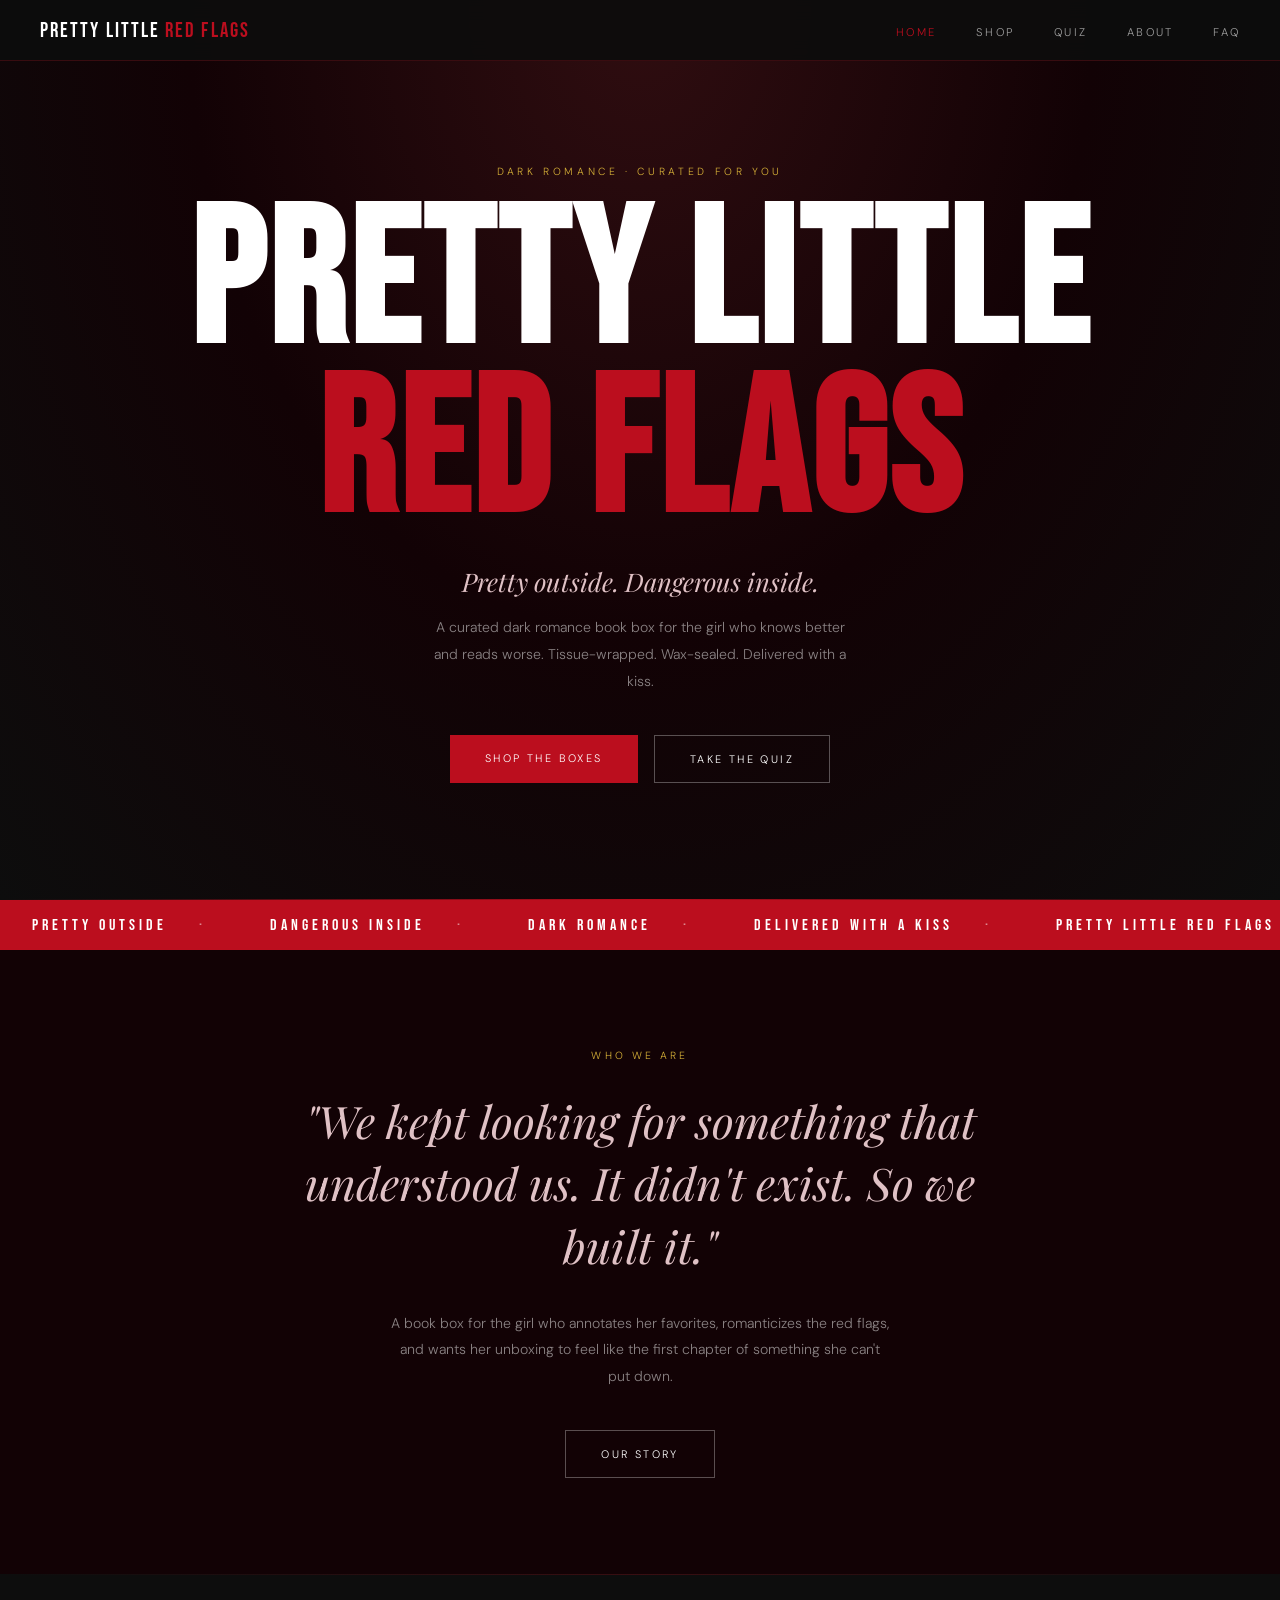
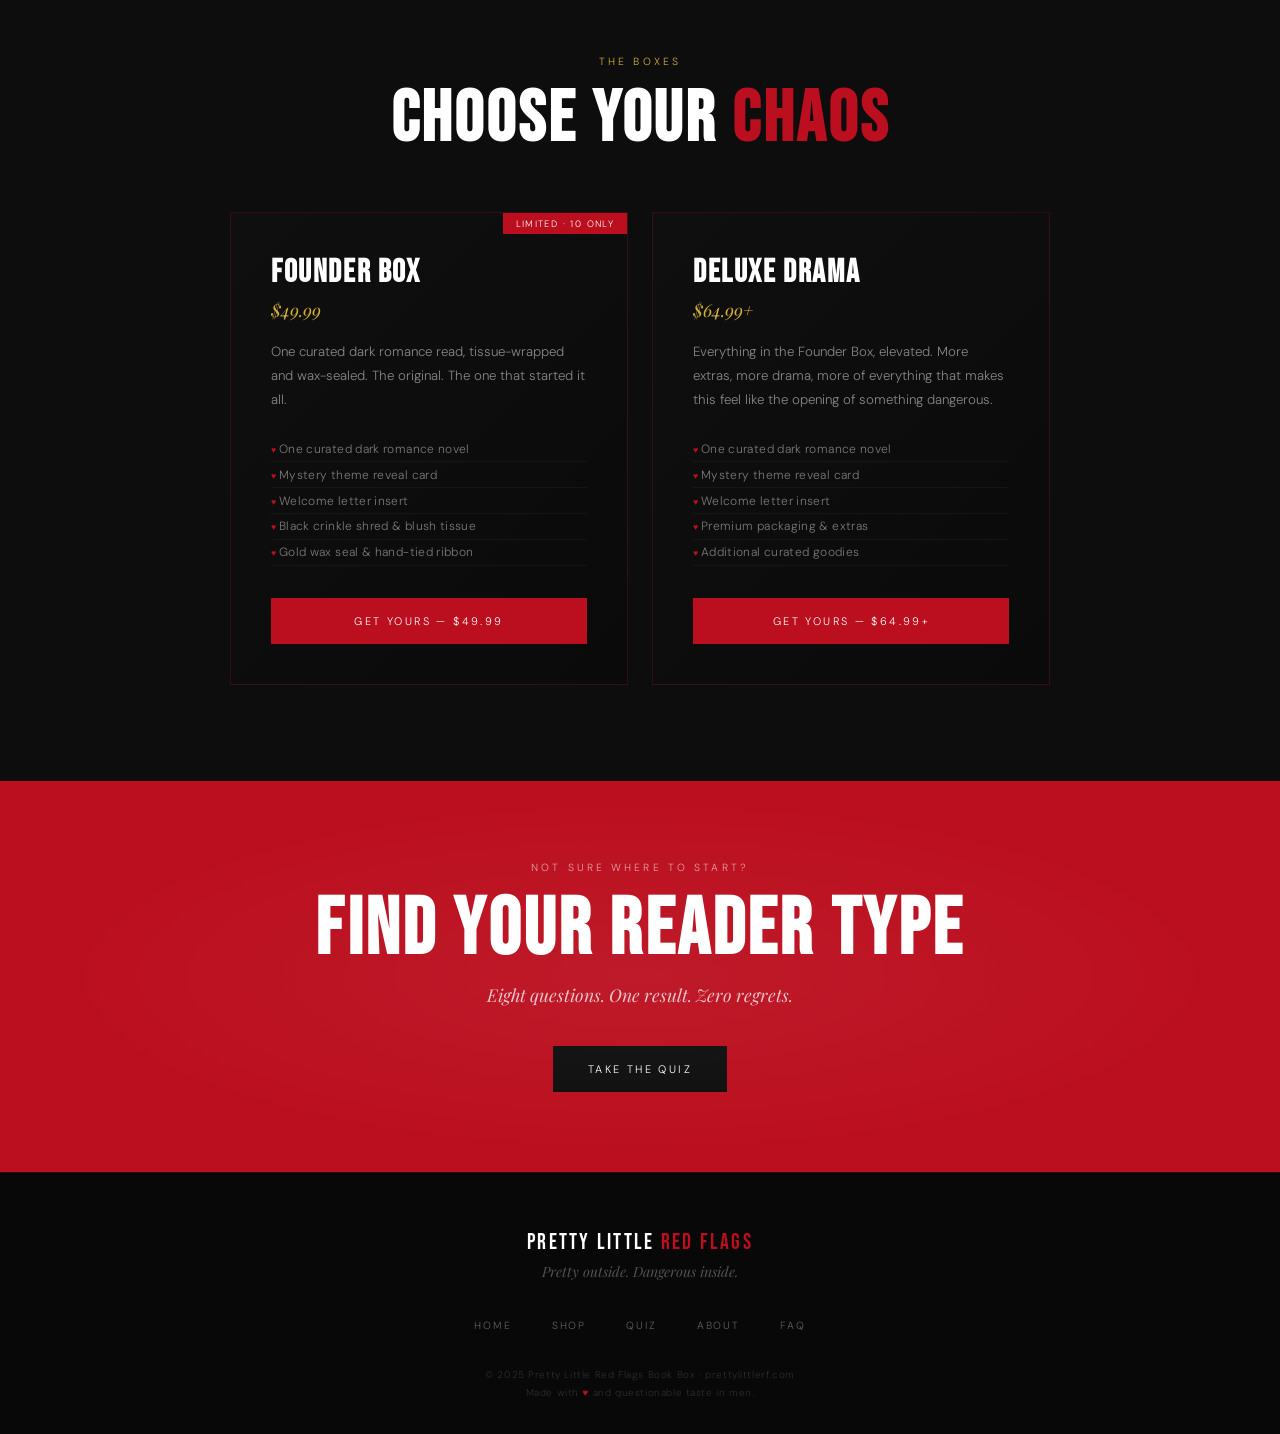
<file: index.html>
<!DOCTYPE html>
<html lang="en">
<head>
<meta charset="UTF-8"/>
<meta name="viewport" content="width=device-width,initial-scale=1.0"/>
<title>Pretty Little Red Flags | Dark Romance Book Box</title>
<link href="https://fonts.googleapis.com/css2?family=Bebas+Neue&family=Playfair+Display:ital,wght@0,400;0,700;1,400;1,700&family=DM+Sans:wght@300;400;500&display=swap" rel="stylesheet"/>
<style>
*,*::before,*::after{box-sizing:border-box;margin:0;padding:0;}
:root{
  --crimson:#BB0E1E;
  --crimson-dark:#8a0a15;
  --blush:#F6D6DA;
  --noir:#0D0D0D;
  --deep:#120205;
  --gold:#D4AF37;
  --white:#ffffff;
  --muted:rgba(255,255,255,0.5);
  --border:rgba(187,14,30,0.25);
}
html{scroll-behavior:smooth;}
body{background:var(--noir);color:var(--white);font-family:'DM Sans',sans-serif;font-weight:300;-webkit-font-smoothing:antialiased;overflow-x:hidden;}

/* NAV */
nav{position:fixed;top:0;left:0;right:0;z-index:500;background:rgba(13,13,13,0.95);backdrop-filter:blur(10px);border-bottom:1px solid var(--border);padding:1.1rem 2.5rem;display:flex;align-items:center;justify-content:space-between;}
.nav-logo{font-family:'Bebas Neue',sans-serif;font-size:1.3rem;letter-spacing:0.1em;color:var(--white);text-decoration:none;z-index:600;position:relative;}
.nav-logo span{color:var(--crimson);}
.nav-links{display:flex;gap:2.5rem;list-style:none;}
.nav-links a{color:rgba(255,255,255,0.6);text-decoration:none;font-size:0.7rem;letter-spacing:0.2em;text-transform:uppercase;transition:color 0.2s;}
.nav-links a:hover,.nav-links a.active{color:var(--crimson);}
.burger{display:none;flex-direction:column;gap:5px;cursor:pointer;background:none;border:none;padding:6px;z-index:600;position:relative;}
.burger span{display:block;width:24px;height:2px;background:var(--white);transition:all 0.3s ease;transform-origin:center;}
.burger.open span:nth-child(1){transform:translateY(7px) rotate(45deg);}
.burger.open span:nth-child(2){opacity:0;transform:scaleX(0);}
.burger.open span:nth-child(3){transform:translateY(-7px) rotate(-45deg);}

/* MOBILE NAV OVERLAY */
.mobile-nav{display:none;position:fixed;inset:0;background:rgba(13,13,13,0.98);flex-direction:column;align-items:center;justify-content:center;gap:2.5rem;z-index:400;}
.mobile-nav.open{display:flex;}
.mobile-nav a{color:rgba(255,255,255,0.8);text-decoration:none;font-family:'Bebas Neue',sans-serif;font-size:2.5rem;letter-spacing:0.1em;transition:color 0.2s;}
.mobile-nav a:hover,.mobile-nav a.active{color:var(--crimson);}

/* HERO */
.hero{min-height:100vh;display:flex;flex-direction:column;align-items:center;justify-content:center;text-align:center;padding:8rem 2rem 5rem;background:radial-gradient(ellipse at 50% 0%,rgba(187,14,30,0.2) 0%,var(--deep) 50%,var(--noir) 100%);position:relative;overflow:hidden;}
.hero::after{content:'';position:absolute;bottom:0;left:0;right:0;height:1px;background:linear-gradient(90deg,transparent,var(--crimson),transparent);}
.hero-eyebrow{font-size:0.65rem;letter-spacing:0.35em;text-transform:uppercase;color:var(--gold);margin-bottom:1.5rem;}
.hero h1{font-family:'Bebas Neue',sans-serif;font-size:clamp(5rem,16vw,12rem);line-height:0.88;letter-spacing:0.02em;margin-bottom:1.5rem;}
.hero h1 .line1{display:block;color:var(--white);}
.hero h1 .line2{display:block;color:var(--crimson);}
.hero-sub{font-family:'Playfair Display',serif;font-style:italic;font-size:clamp(1.1rem,2.5vw,1.6rem);color:var(--blush);margin-bottom:1rem;opacity:0.9;}
.hero-desc{font-size:0.88rem;color:var(--muted);max-width:420px;margin:0 auto 2.5rem;line-height:1.9;}
.hero-ctas{display:flex;gap:1rem;flex-wrap:wrap;justify-content:center;}
.btn-fill{display:inline-block;background:var(--crimson);color:var(--white);text-decoration:none;font-size:0.68rem;letter-spacing:0.22em;text-transform:uppercase;padding:1rem 2.2rem;transition:background 0.2s,transform 0.15s;border:none;cursor:pointer;}
.btn-fill:hover{background:var(--crimson-dark);transform:translateY(-2px);}
.btn-outline{display:inline-block;border:1px solid rgba(255,255,255,0.3);color:var(--white);text-decoration:none;font-size:0.68rem;letter-spacing:0.22em;text-transform:uppercase;padding:1rem 2.2rem;transition:all 0.2s;}
.btn-outline:hover{border-color:var(--crimson);color:var(--crimson);}

/* TICKER */
.ticker{background:var(--crimson);padding:0.9rem 0;overflow:hidden;white-space:nowrap;}
.ticker-inner{display:inline-flex;animation:ticker 20s linear infinite;}
.ticker-item{font-family:'Bebas Neue',sans-serif;font-size:1rem;letter-spacing:0.25em;color:var(--white);padding:0 2rem;}
.ticker-item span{color:rgba(255,255,255,0.5);margin-left:2rem;}
@keyframes ticker{0%{transform:translateX(0);}100%{transform:translateX(-50%);}}

/* ABOUT STRIP */
.about-strip{padding:6rem 2rem;text-align:center;background:var(--deep);}
.about-strip .eyebrow{font-size:0.65rem;letter-spacing:0.3em;text-transform:uppercase;color:var(--gold);margin-bottom:1.5rem;}
.about-strip .big-quote{font-family:'Playfair Display',serif;font-style:italic;font-size:clamp(1.5rem,4vw,2.8rem);color:var(--blush);max-width:760px;margin:0 auto 2rem;line-height:1.4;opacity:0.9;}
.about-strip p{font-size:0.88rem;color:var(--muted);max-width:500px;margin:0 auto 2.5rem;line-height:1.9;}

/* BOXES */
.boxes-section{padding:5rem 2rem 6rem;background:var(--noir);}
.boxes-header{text-align:center;margin-bottom:3.5rem;}
.boxes-header .eyebrow{font-size:0.65rem;letter-spacing:0.3em;text-transform:uppercase;color:var(--gold);margin-bottom:1rem;}
.boxes-header h2{font-family:'Bebas Neue',sans-serif;font-size:clamp(2.5rem,6vw,4.5rem);letter-spacing:0.04em;line-height:1;}
.boxes-header h2 span{color:var(--crimson);}
.boxes-grid{display:grid;grid-template-columns:repeat(auto-fit,minmax(300px,1fr));gap:1.5rem;max-width:820px;margin:0 auto;}
.box-card{border:1px solid var(--border);padding:2.5rem;position:relative;transition:border-color 0.3s,box-shadow 0.3s;background:linear-gradient(135deg,#0f0f0f,#0a0a0a);}
.box-card:hover{border-color:var(--crimson);box-shadow:0 0 30px rgba(187,14,30,0.12);}
.box-badge{position:absolute;top:0;right:0;background:var(--crimson);color:var(--white);font-size:0.58rem;letter-spacing:0.15em;text-transform:uppercase;padding:0.3rem 0.8rem;}
.box-card h3{font-family:'Bebas Neue',sans-serif;font-size:2rem;letter-spacing:0.05em;margin-bottom:0.4rem;}
.box-price{font-family:'Playfair Display',serif;font-style:italic;font-size:1.1rem;color:var(--gold);margin-bottom:1.2rem;}
.box-card p{font-size:0.83rem;color:var(--muted);line-height:1.8;margin-bottom:1.5rem;}
.box-includes{list-style:none;margin-bottom:2rem;}
.box-includes li{font-size:0.75rem;color:rgba(255,255,255,0.45);padding:0.28rem 0;border-bottom:1px solid rgba(255,255,255,0.04);letter-spacing:0.03em;}
.box-includes li::before{content:'♥  ';color:var(--crimson);font-size:0.55rem;}

/* QUIZ CTA */
.quiz-cta{background:var(--crimson);padding:5rem 2rem;text-align:center;position:relative;overflow:hidden;}
.quiz-cta::before{content:'';position:absolute;inset:0;background:radial-gradient(ellipse at 50% 50%,rgba(255,255,255,0.05) 0%,transparent 70%);pointer-events:none;}
.quiz-cta .eyebrow{font-size:0.65rem;letter-spacing:0.3em;text-transform:uppercase;color:rgba(255,255,255,0.6);margin-bottom:1rem;}
.quiz-cta h2{font-family:'Bebas Neue',sans-serif;font-size:clamp(2.5rem,7vw,5rem);letter-spacing:0.04em;margin-bottom:0.8rem;line-height:1;}
.quiz-cta .sub{font-family:'Playfair Display',serif;font-style:italic;font-size:1.1rem;color:rgba(255,255,255,0.75);margin-bottom:2.5rem;}
.btn-dark{display:inline-block;background:var(--noir);color:var(--white);text-decoration:none;font-size:0.68rem;letter-spacing:0.22em;text-transform:uppercase;padding:1rem 2.2rem;transition:background 0.2s,transform 0.15s;}
.btn-dark:hover{background:#1a1a1a;transform:translateY(-2px);}

/* FOOTER */
footer{background:#080808;border-top:1px solid var(--border);padding:3.5rem 2rem 2rem;text-align:center;}
.footer-logo{font-family:'Bebas Neue',sans-serif;font-size:1.4rem;letter-spacing:0.1em;margin-bottom:0.4rem;}
.footer-logo span{color:var(--crimson);}
.footer-tagline{font-family:'Playfair Display',serif;font-style:italic;font-size:0.88rem;color:rgba(255,255,255,0.3);margin-bottom:2rem;}
.footer-links{display:flex;justify-content:center;gap:2.5rem;list-style:none;flex-wrap:wrap;margin-bottom:2rem;}
.footer-links a{color:rgba(255,255,255,0.35);text-decoration:none;font-size:0.65rem;letter-spacing:0.18em;text-transform:uppercase;transition:color 0.2s;}
.footer-links a:hover{color:var(--crimson);}
.footer-copy{font-size:0.62rem;color:rgba(255,255,255,0.15);letter-spacing:0.06em;line-height:1.8;}
.footer-copy .heart{color:var(--crimson);}

/* DIVIDER LINE */
.rule{height:1px;background:linear-gradient(90deg,transparent,var(--border),transparent);margin:0;}

/* MOBILE */
@media(max-width:768px){
  nav{padding:1rem 1.25rem;}
  .burger{display:flex;}
  .nav-links{display:none;}
  .hero{padding:7rem 1.25rem 4rem;}
  .about-strip{padding:4rem 1.25rem;}
  .boxes-section{padding:3.5rem 1.25rem 4.5rem;}
  .quiz-cta{padding:3.5rem 1.25rem;}
  .hero-ctas{flex-direction:column;align-items:center;}
  .btn-fill,.btn-outline,.btn-dark{width:100%;max-width:280px;text-align:center;}
}
</style>
</head>
<body>

<nav>
  <a href="index.html" class="nav-logo">Pretty Little <span>Red Flags</span></a>
  <button class="burger" id="burger" aria-label="Menu">
    <span></span><span></span><span></span>
  </button>
  <ul class="nav-links">
    <li><a href="index.html" class="active">Home</a></li>
    <li><a href="shop.html">Shop</a></li>
    <li><a href="quiz.html">Quiz</a></li>
    <li><a href="about.html">About</a></li>
    <li><a href="faq.html">FAQ</a></li>
  </ul>
</nav>

<div class="mobile-nav" id="mobileNav">
  <a href="index.html" class="active">Home</a>
  <a href="shop.html">Shop</a>
  <a href="quiz.html">Quiz</a>
  <a href="about.html">About</a>
  <a href="faq.html">FAQ</a>
</div>

<!-- HERO -->
<section class="hero">
  <p class="hero-eyebrow">Dark Romance · Curated for You</p>
  <h1><span class="line1">Pretty Little</span><span class="line2">Red Flags</span></h1>
  <p class="hero-sub">Pretty outside. Dangerous inside.</p>
  <p class="hero-desc">A curated dark romance book box for the girl who knows better and reads worse. Tissue-wrapped. Wax-sealed. Delivered with a kiss.</p>
  <div class="hero-ctas">
    <a href="shop.html" class="btn-fill">Shop the Boxes</a>
    <a href="quiz.html" class="btn-outline">Take the Quiz</a>
  </div>
</section>

<!-- TICKER -->
<div class="ticker">
  <div class="ticker-inner">
    <span class="ticker-item">PRETTY OUTSIDE<span>·</span></span>
    <span class="ticker-item">DANGEROUS INSIDE<span>·</span></span>
    <span class="ticker-item">DARK ROMANCE<span>·</span></span>
    <span class="ticker-item">DELIVERED WITH A KISS<span>·</span></span>
    <span class="ticker-item">PRETTY LITTLE RED FLAGS<span>·</span></span>
    <span class="ticker-item">PRETTY OUTSIDE<span>·</span></span>
    <span class="ticker-item">DANGEROUS INSIDE<span>·</span></span>
    <span class="ticker-item">DARK ROMANCE<span>·</span></span>
    <span class="ticker-item">DELIVERED WITH A KISS<span>·</span></span>
    <span class="ticker-item">PRETTY LITTLE RED FLAGS<span>·</span></span>
  </div>
</div>

<!-- ABOUT -->
<section class="about-strip">
  <p class="eyebrow">Who We Are</p>
  <p class="big-quote">"We kept looking for something that understood us. It didn't exist. So we built it."</p>
  <p>A book box for the girl who annotates her favorites, romanticizes the red flags, and wants her unboxing to feel like the first chapter of something she can't put down.</p>
  <a href="about.html" class="btn-outline">Our Story</a>
</section>

<div class="rule"></div>

<!-- BOXES -->
<section class="boxes-section">
  <div class="boxes-header">
    <p class="eyebrow">The Boxes</p>
    <h2>Choose Your <span>Chaos</span></h2>
  </div>
  <div class="boxes-grid">
    <div class="box-card">
      <div class="box-badge">Limited · 10 Only</div>
      <h3>Founder Box</h3>
      <div class="box-price">$49.99</div>
      <p>One curated dark romance read, tissue-wrapped and wax-sealed. The original. The one that started it all.</p>
      <ul class="box-includes">
        <li>One curated dark romance novel</li>
        <li>Mystery theme reveal card</li>
        <li>Welcome letter insert</li>
        <li>Black crinkle shred & blush tissue</li>
        <li>Gold wax seal & hand-tied ribbon</li>
      </ul>
      <a href="https://buy.stripe.com/4gM8wQe2Zeoc4tBgBm0gw03" class="btn-fill" target="_blank" style="display:block;text-align:center;">Get Yours — $49.99</a>
    </div>
    <div class="box-card">
      <h3>Deluxe Drama</h3>
      <div class="box-price">$64.99+</div>
      <p>Everything in the Founder Box, elevated. More extras, more drama, more of everything that makes this feel like the opening of something dangerous.</p>
      <ul class="box-includes">
        <li>One curated dark romance novel</li>
        <li>Mystery theme reveal card</li>
        <li>Welcome letter insert</li>
        <li>Premium packaging & extras</li>
        <li>Additional curated goodies</li>
      </ul>
      <a href="https://buy.stripe.com/6oU5kE6Axbc01hp1Gs0gw02" class="btn-fill" target="_blank" style="display:block;text-align:center;">Get Yours — $64.99+</a>
    </div>
  </div>
</section>

<!-- QUIZ CTA -->
<section class="quiz-cta">
  <p class="eyebrow">Not Sure Where to Start?</p>
  <h2>Find Your Reader Type</h2>
  <p class="sub">Eight questions. One result. Zero regrets.</p>
  <a href="quiz.html" class="btn-dark">Take the Quiz</a>
</section>

<footer>
  <div class="footer-logo">Pretty Little <span>Red Flags</span></div>
  <p class="footer-tagline">Pretty outside. Dangerous inside.</p>
  <ul class="footer-links">
    <li><a href="index.html">Home</a></li>
    <li><a href="shop.html">Shop</a></li>
    <li><a href="quiz.html">Quiz</a></li>
    <li><a href="about.html">About</a></li>
    <li><a href="faq.html">FAQ</a></li>
  </ul>
  <p class="footer-copy">© 2025 Pretty Little Red Flags Book Box · prettylittlerf.com<br/>Made with <span class="heart">♥</span> and questionable taste in men.</p>
</footer>

<script>
const burger = document.getElementById('burger');
const mobileNav = document.getElementById('mobileNav');
burger.addEventListener('click', () => {
  burger.classList.toggle('open');
  mobileNav.classList.toggle('open');
  document.body.style.overflow = mobileNav.classList.contains('open') ? 'hidden' : '';
});
mobileNav.querySelectorAll('a').forEach(a => {
  a.addEventListener('click', () => {
    burger.classList.remove('open');
    mobileNav.classList.remove('open');
    document.body.style.overflow = '';
  });
});
</script>
</body>
</html>
</file>
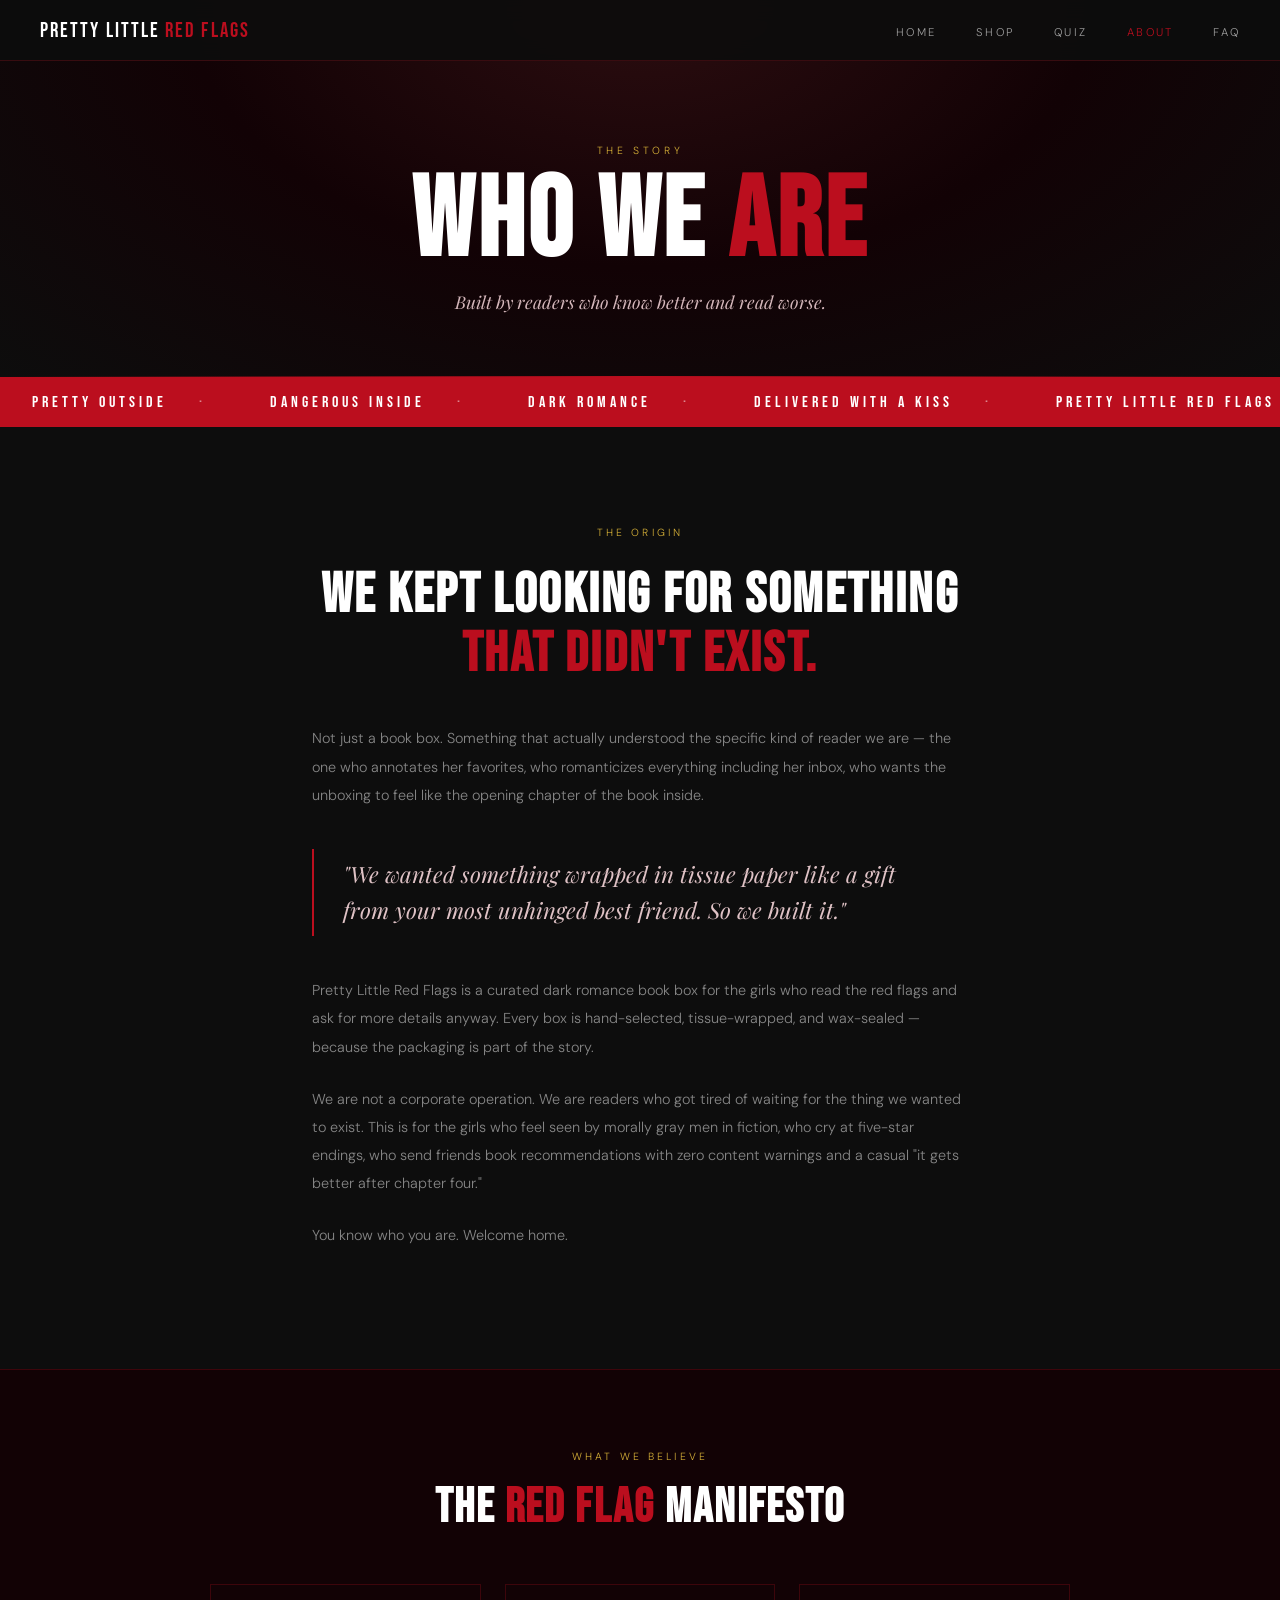
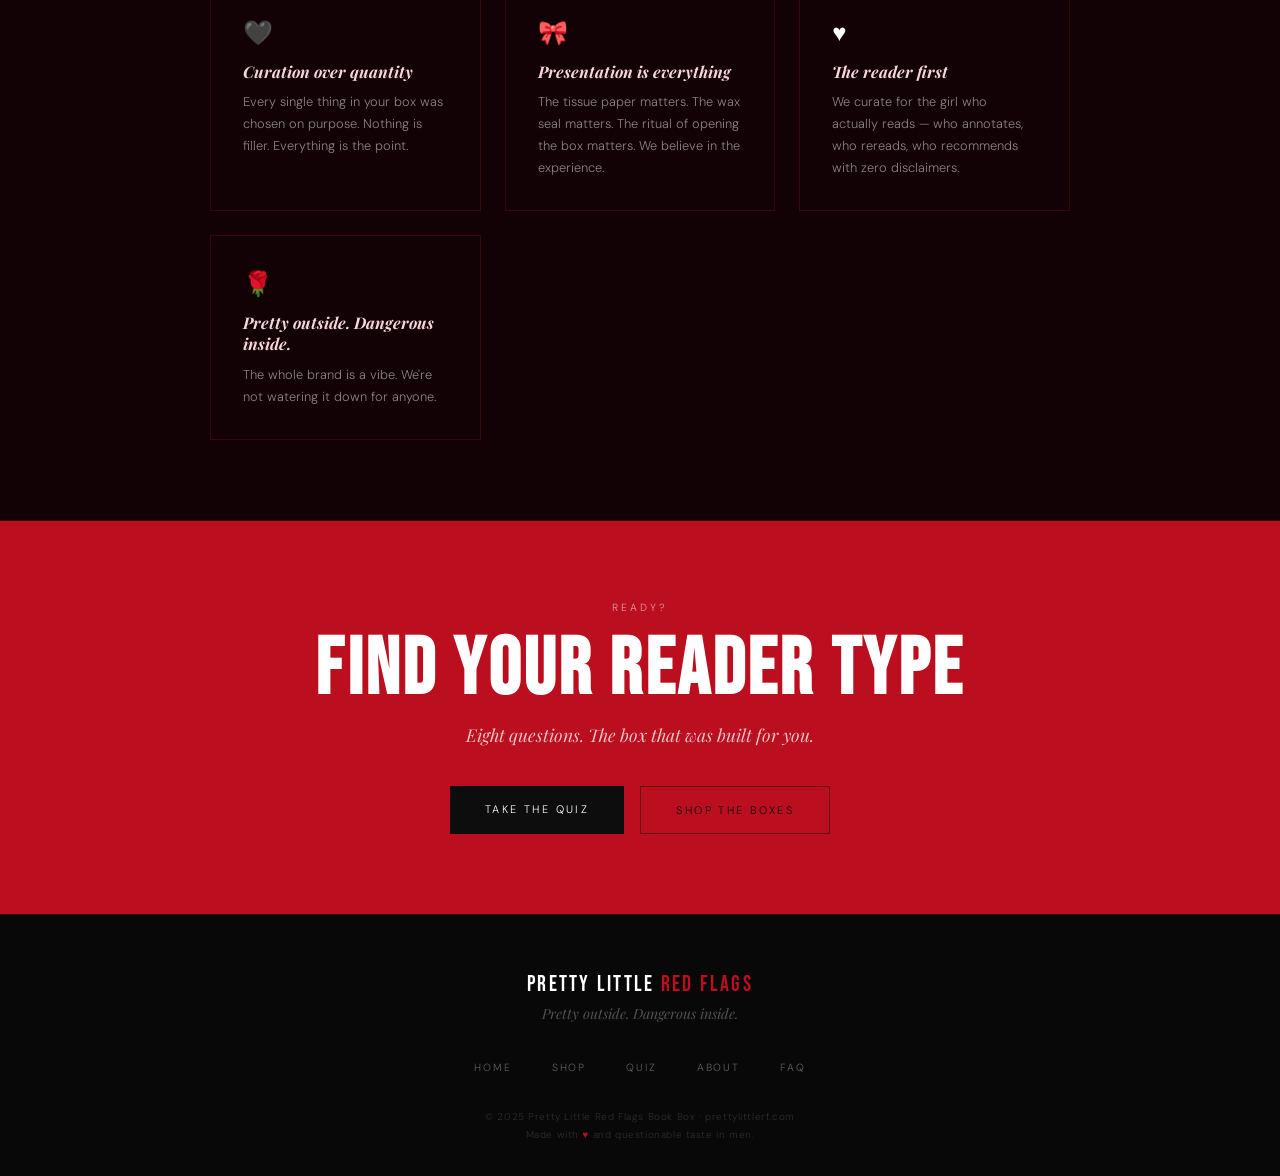
<file: about.html>
<!DOCTYPE html>
<html lang="en">
<head>
<meta charset="UTF-8"/>
<meta name="viewport" content="width=device-width,initial-scale=1.0"/>
<title>About | Pretty Little Red Flags Book Box</title>
<link href="https://fonts.googleapis.com/css2?family=Bebas+Neue&family=Playfair+Display:ital,wght@0,400;0,700;1,400;1,700&family=DM+Sans:wght@300;400;500&display=swap" rel="stylesheet"/>
<style>
*,*::before,*::after{box-sizing:border-box;margin:0;padding:0;}
:root{--crimson:#BB0E1E;--crimson-dark:#8a0a15;--blush:#F6D6DA;--noir:#0D0D0D;--deep:#120205;--gold:#D4AF37;--white:#ffffff;--muted:rgba(255,255,255,0.5);--border:rgba(187,14,30,0.25);}
html{scroll-behavior:smooth;}
body{background:var(--noir);color:var(--white);font-family:'DM Sans',sans-serif;font-weight:300;-webkit-font-smoothing:antialiased;overflow-x:hidden;}
nav{position:fixed;top:0;left:0;right:0;z-index:500;background:rgba(13,13,13,0.95);backdrop-filter:blur(10px);border-bottom:1px solid var(--border);padding:1.1rem 2.5rem;display:flex;align-items:center;justify-content:space-between;}
.nav-logo{font-family:'Bebas Neue',sans-serif;font-size:1.3rem;letter-spacing:0.1em;color:var(--white);text-decoration:none;z-index:600;position:relative;}
.nav-logo span{color:var(--crimson);}
.nav-links{display:flex;gap:2.5rem;list-style:none;}
.nav-links a{color:rgba(255,255,255,0.6);text-decoration:none;font-size:0.7rem;letter-spacing:0.2em;text-transform:uppercase;transition:color 0.2s;}
.nav-links a:hover,.nav-links a.active{color:var(--crimson);}
.burger{display:none;flex-direction:column;gap:5px;cursor:pointer;background:none;border:none;padding:6px;z-index:600;position:relative;}
.burger span{display:block;width:24px;height:2px;background:var(--white);transition:all 0.3s ease;transform-origin:center;}
.burger.open span:nth-child(1){transform:translateY(7px) rotate(45deg);}
.burger.open span:nth-child(2){opacity:0;transform:scaleX(0);}
.burger.open span:nth-child(3){transform:translateY(-7px) rotate(-45deg);}
.mobile-nav{display:none;position:fixed;inset:0;background:rgba(13,13,13,0.98);flex-direction:column;align-items:center;justify-content:center;gap:2.5rem;z-index:400;}
.mobile-nav.open{display:flex;}
.mobile-nav a{color:rgba(255,255,255,0.8);text-decoration:none;font-family:'Bebas Neue',sans-serif;font-size:2.5rem;letter-spacing:0.1em;transition:color 0.2s;}
.mobile-nav a:hover,.mobile-nav a.active{color:var(--crimson);}

.page-hero{padding:9rem 2rem 4rem;text-align:center;background:radial-gradient(ellipse at 50% 0%,rgba(187,14,30,0.18) 0%,var(--deep) 50%,var(--noir) 100%);position:relative;}
.page-hero::after{content:'';position:absolute;bottom:0;left:0;right:0;height:1px;background:linear-gradient(90deg,transparent,var(--crimson),transparent);}
.page-hero .eyebrow{font-size:0.65rem;letter-spacing:0.35em;text-transform:uppercase;color:var(--gold);margin-bottom:1rem;}
.page-hero h1{font-family:'Bebas Neue',sans-serif;font-size:clamp(3.5rem,10vw,7rem);line-height:0.9;letter-spacing:0.03em;}
.page-hero h1 span{color:var(--crimson);}
.page-hero .sub{font-family:'Playfair Display',serif;font-style:italic;color:var(--blush);font-size:1.1rem;margin-top:1rem;opacity:0.85;}

.ticker{background:var(--crimson);padding:0.9rem 0;overflow:hidden;white-space:nowrap;}
.ticker-inner{display:inline-flex;animation:ticker 20s linear infinite;}
.ticker-item{font-family:'Bebas Neue',sans-serif;font-size:1rem;letter-spacing:0.25em;color:var(--white);padding:0 2rem;}
.ticker-item span{color:rgba(255,255,255,0.5);margin-left:2rem;}
@keyframes ticker{0%{transform:translateX(0);}100%{transform:translateX(-50%);}}

/* MANIFESTO */
.manifesto{max-width:720px;margin:0 auto;padding:6rem 2rem;}
.manifesto .eyebrow{font-size:0.65rem;letter-spacing:0.3em;text-transform:uppercase;color:var(--gold);margin-bottom:1.5rem;text-align:center;}
.manifesto h2{font-family:'Bebas Neue',sans-serif;font-size:clamp(2rem,5vw,3.5rem);letter-spacing:0.04em;text-align:center;margin-bottom:2.5rem;line-height:1.05;}
.manifesto h2 span{color:var(--crimson);}
.manifesto p{font-size:0.9rem;color:var(--muted);line-height:1.95;margin-bottom:1.5rem;}
.pull-quote{border-left:2px solid var(--crimson);margin:2.5rem 0;padding:0.5rem 1.8rem;}
.pull-quote p{font-family:'Playfair Display',serif;font-style:italic;font-size:clamp(1.1rem,2.5vw,1.4rem);color:var(--blush);line-height:1.6;margin:0;opacity:0.9;}

/* VALUES */
.values{background:var(--deep);border-top:1px solid var(--border);border-bottom:1px solid var(--border);padding:5rem 2rem;}
.values .eyebrow{font-size:0.65rem;letter-spacing:0.3em;text-transform:uppercase;color:var(--gold);margin-bottom:1rem;text-align:center;}
.values h2{font-family:'Bebas Neue',sans-serif;font-size:clamp(2rem,5vw,3rem);letter-spacing:0.04em;text-align:center;margin-bottom:3rem;}
.values h2 span{color:var(--crimson);}
.values-grid{display:grid;grid-template-columns:repeat(auto-fit,minmax(220px,1fr));gap:1.5rem;max-width:860px;margin:0 auto;}
.value{border:1px solid var(--border);padding:2rem;transition:border-color 0.3s;}
.value:hover{border-color:rgba(187,14,30,0.5);}
.value .icon{font-size:1.5rem;margin-bottom:0.8rem;}
.value h3{font-family:'Playfair Display',serif;font-style:italic;font-size:1rem;color:var(--blush);margin-bottom:0.6rem;}
.value p{font-size:0.8rem;color:var(--muted);line-height:1.7;}

/* CTA */
.about-cta{padding:5rem 2rem;text-align:center;background:var(--crimson);}
.about-cta .eyebrow{font-size:0.65rem;letter-spacing:0.3em;text-transform:uppercase;color:rgba(255,255,255,0.6);margin-bottom:1rem;}
.about-cta h2{font-family:'Bebas Neue',sans-serif;font-size:clamp(2.5rem,7vw,5rem);letter-spacing:0.04em;margin-bottom:0.8rem;line-height:1;}
.about-cta .sub{font-family:'Playfair Display',serif;font-style:italic;color:rgba(255,255,255,0.75);font-size:1.1rem;margin-bottom:2.5rem;}
.cta-pair{display:flex;gap:1rem;justify-content:center;flex-wrap:wrap;}
.btn-dark{display:inline-block;background:var(--noir);color:var(--white);text-decoration:none;font-size:0.68rem;letter-spacing:0.22em;text-transform:uppercase;padding:1rem 2.2rem;transition:background 0.2s,transform 0.15s;}
.btn-dark:hover{background:#1a1a1a;transform:translateY(-2px);}
.btn-dark-outline{display:inline-block;border:1px solid rgba(13,13,13,0.5);color:var(--noir);text-decoration:none;font-size:0.68rem;letter-spacing:0.22em;text-transform:uppercase;padding:1rem 2.2rem;transition:all 0.2s;}
.btn-dark-outline:hover{background:var(--noir);color:var(--white);}

footer{background:#080808;border-top:1px solid var(--border);padding:3.5rem 2rem 2rem;text-align:center;}
.footer-logo{font-family:'Bebas Neue',sans-serif;font-size:1.4rem;letter-spacing:0.1em;margin-bottom:0.4rem;}
.footer-logo span{color:var(--crimson);}
.footer-tagline{font-family:'Playfair Display',serif;font-style:italic;font-size:0.88rem;color:rgba(255,255,255,0.3);margin-bottom:2rem;}
.footer-links{display:flex;justify-content:center;gap:2.5rem;list-style:none;flex-wrap:wrap;margin-bottom:2rem;}
.footer-links a{color:rgba(255,255,255,0.35);text-decoration:none;font-size:0.65rem;letter-spacing:0.18em;text-transform:uppercase;transition:color 0.2s;}
.footer-links a:hover{color:var(--crimson);}
.footer-copy{font-size:0.62rem;color:rgba(255,255,255,0.15);letter-spacing:0.06em;line-height:1.8;}
.footer-copy .heart{color:var(--crimson);}

@media(max-width:768px){
  nav{padding:1rem 1.25rem;}
  .burger{display:flex;}
  .nav-links{display:none;}
  .page-hero{padding:7rem 1.25rem 3rem;}
  .manifesto{padding:4rem 1.25rem;}
  .values{padding:3.5rem 1.25rem;}
  .about-cta{padding:3.5rem 1.25rem;}
  .cta-pair{flex-direction:column;align-items:center;}
}
</style>
</head>
<body>
<nav>
  <a href="index.html" class="nav-logo">Pretty Little <span>Red Flags</span></a>
  <button class="burger" id="burger" aria-label="Menu"><span></span><span></span><span></span></button>
  <ul class="nav-links">
    <li><a href="index.html">Home</a></li>
    <li><a href="shop.html">Shop</a></li>
    <li><a href="quiz.html">Quiz</a></li>
    <li><a href="about.html" class="active">About</a></li>
    <li><a href="faq.html">FAQ</a></li>
  </ul>
</nav>
<div class="mobile-nav" id="mobileNav">
  <a href="index.html">Home</a>
  <a href="shop.html">Shop</a>
  <a href="quiz.html">Quiz</a>
  <a href="about.html" class="active">About</a>
  <a href="faq.html">FAQ</a>
</div>

<section class="page-hero">
  <p class="eyebrow">The Story</p>
  <h1>Who We <span>Are</span></h1>
  <p class="sub">Built by readers who know better and read worse.</p>
</section>

<div class="ticker">
  <div class="ticker-inner">
    <span class="ticker-item">PRETTY OUTSIDE<span>·</span></span>
    <span class="ticker-item">DANGEROUS INSIDE<span>·</span></span>
    <span class="ticker-item">DARK ROMANCE<span>·</span></span>
    <span class="ticker-item">DELIVERED WITH A KISS<span>·</span></span>
    <span class="ticker-item">PRETTY LITTLE RED FLAGS<span>·</span></span>
    <span class="ticker-item">PRETTY OUTSIDE<span>·</span></span>
    <span class="ticker-item">DANGEROUS INSIDE<span>·</span></span>
    <span class="ticker-item">DARK ROMANCE<span>·</span></span>
    <span class="ticker-item">DELIVERED WITH A KISS<span>·</span></span>
    <span class="ticker-item">PRETTY LITTLE RED FLAGS<span>·</span></span>
  </div>
</div>

<section class="manifesto">
  <p class="eyebrow">The Origin</p>
  <h2>We kept looking for something<br/><span>that didn't exist.</span></h2>
  <p>Not just a book box. Something that actually understood the specific kind of reader we are — the one who annotates her favorites, who romanticizes everything including her inbox, who wants the unboxing to feel like the opening chapter of the book inside.</p>
  <div class="pull-quote">
    <p>"We wanted something wrapped in tissue paper like a gift from your most unhinged best friend. So we built it."</p>
  </div>
  <p>Pretty Little Red Flags is a curated dark romance book box for the girls who read the red flags and ask for more details anyway. Every box is hand-selected, tissue-wrapped, and wax-sealed — because the packaging is part of the story.</p>
  <p>We are not a corporate operation. We are readers who got tired of waiting for the thing we wanted to exist. This is for the girls who feel seen by morally gray men in fiction, who cry at five-star endings, who send friends book recommendations with zero content warnings and a casual "it gets better after chapter four."</p>
  <p>You know who you are. Welcome home.</p>
</section>

<section class="values">
  <p class="eyebrow">What We Believe</p>
  <h2>The <span>Red Flag</span> Manifesto</h2>
  <div class="values-grid">
    <div class="value"><div class="icon">🖤</div><h3>Curation over quantity</h3><p>Every single thing in your box was chosen on purpose. Nothing is filler. Everything is the point.</p></div>
    <div class="value"><div class="icon">🎀</div><h3>Presentation is everything</h3><p>The tissue paper matters. The wax seal matters. The ritual of opening the box matters. We believe in the experience.</p></div>
    <div class="value"><div class="icon">♥</div><h3>The reader first</h3><p>We curate for the girl who actually reads — who annotates, who rereads, who recommends with zero disclaimers.</p></div>
    <div class="value"><div class="icon">🌹</div><h3>Pretty outside. Dangerous inside.</h3><p>The whole brand is a vibe. We're not watering it down for anyone.</p></div>
  </div>
</section>

<section class="about-cta">
  <p class="eyebrow">Ready?</p>
  <h2>Find Your Reader Type</h2>
  <p class="sub">Eight questions. The box that was built for you.</p>
  <div class="cta-pair">
    <a href="quiz.html" class="btn-dark">Take the Quiz</a>
    <a href="shop.html" class="btn-dark-outline">Shop the Boxes</a>
  </div>
</section>

<footer>
  <div class="footer-logo">Pretty Little <span>Red Flags</span></div>
  <p class="footer-tagline">Pretty outside. Dangerous inside.</p>
  <ul class="footer-links">
    <li><a href="index.html">Home</a></li><li><a href="shop.html">Shop</a></li><li><a href="quiz.html">Quiz</a></li><li><a href="about.html">About</a></li><li><a href="faq.html">FAQ</a></li>
  </ul>
  <p class="footer-copy">© 2025 Pretty Little Red Flags Book Box · prettylittlerf.com<br/>Made with <span class="heart">♥</span> and questionable taste in men.</p>
</footer>
<script>
const burger=document.getElementById('burger');const mobileNav=document.getElementById('mobileNav');
burger.addEventListener('click',()=>{burger.classList.toggle('open');mobileNav.classList.toggle('open');document.body.style.overflow=mobileNav.classList.contains('open')?'hidden':'';});
mobileNav.querySelectorAll('a').forEach(a=>{a.addEventListener('click',()=>{burger.classList.remove('open');mobileNav.classList.remove('open');document.body.style.overflow='';});});
</script>
</body>
</html>
</file>
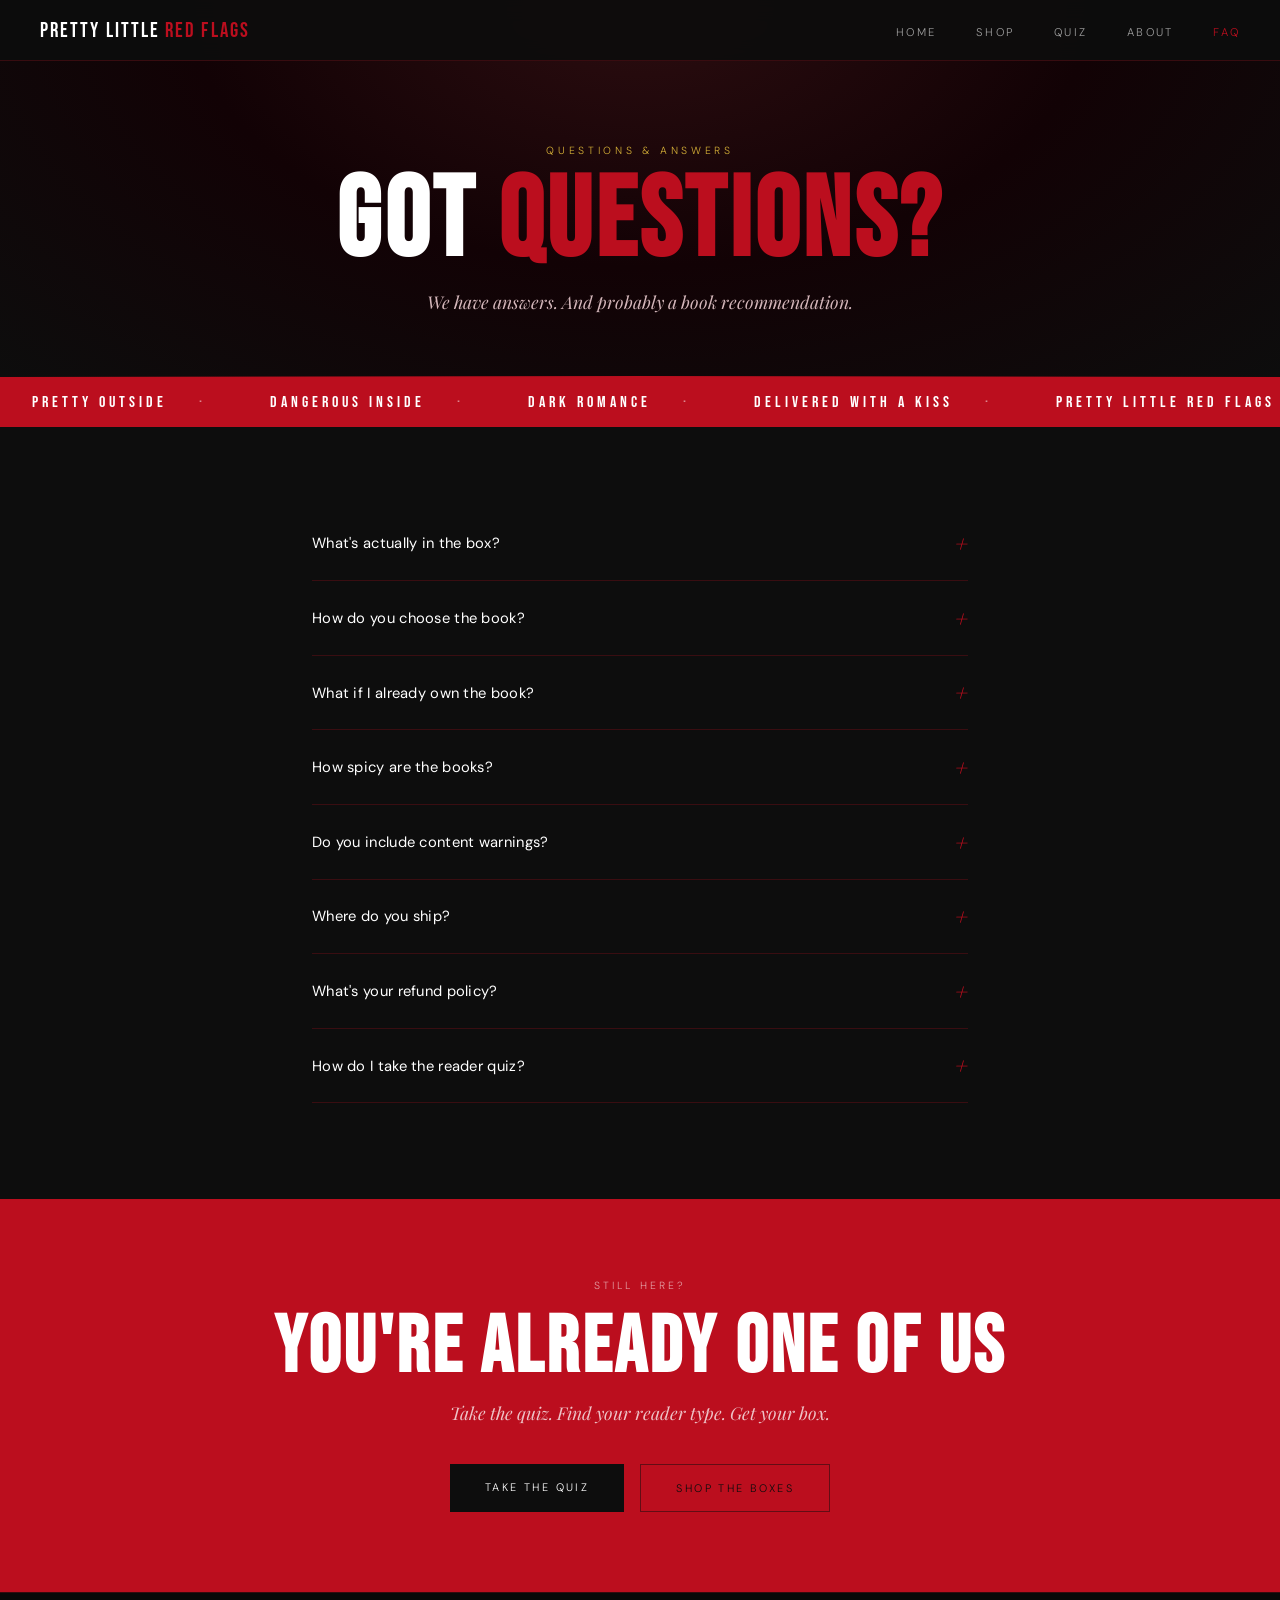
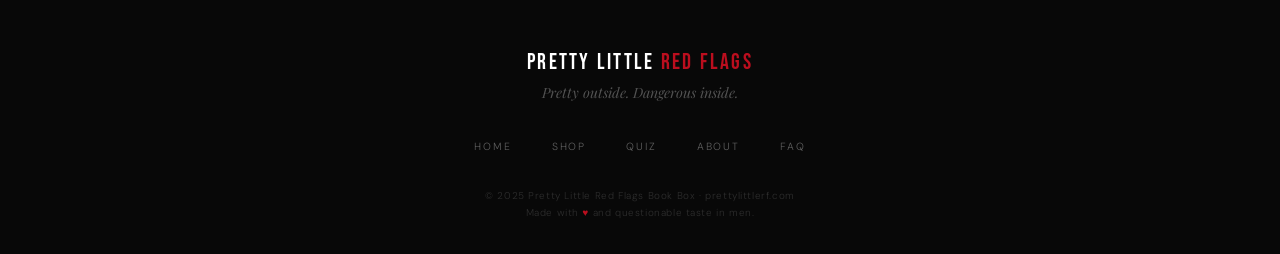
<file: faq.html>
<!DOCTYPE html>
<html lang="en">
<head>
<meta charset="UTF-8"/>
<meta name="viewport" content="width=device-width,initial-scale=1.0"/>
<title>FAQ | Pretty Little Red Flags Book Box</title>
<link href="https://fonts.googleapis.com/css2?family=Bebas+Neue&family=Playfair+Display:ital,wght@0,400;0,700;1,400;1,700&family=DM+Sans:wght@300;400;500&display=swap" rel="stylesheet"/>
<style>
*,*::before,*::after{box-sizing:border-box;margin:0;padding:0;}
:root{--crimson:#BB0E1E;--crimson-dark:#8a0a15;--blush:#F6D6DA;--noir:#0D0D0D;--deep:#120205;--gold:#D4AF37;--white:#ffffff;--muted:rgba(255,255,255,0.5);--border:rgba(187,14,30,0.25);}
html{scroll-behavior:smooth;}
body{background:var(--noir);color:var(--white);font-family:'DM Sans',sans-serif;font-weight:300;-webkit-font-smoothing:antialiased;overflow-x:hidden;}
nav{position:fixed;top:0;left:0;right:0;z-index:500;background:rgba(13,13,13,0.95);backdrop-filter:blur(10px);border-bottom:1px solid var(--border);padding:1.1rem 2.5rem;display:flex;align-items:center;justify-content:space-between;}
.nav-logo{font-family:'Bebas Neue',sans-serif;font-size:1.3rem;letter-spacing:0.1em;color:var(--white);text-decoration:none;z-index:600;position:relative;}
.nav-logo span{color:var(--crimson);}
.nav-links{display:flex;gap:2.5rem;list-style:none;}
.nav-links a{color:rgba(255,255,255,0.6);text-decoration:none;font-size:0.7rem;letter-spacing:0.2em;text-transform:uppercase;transition:color 0.2s;}
.nav-links a:hover,.nav-links a.active{color:var(--crimson);}
.burger{display:none;flex-direction:column;gap:5px;cursor:pointer;background:none;border:none;padding:6px;z-index:600;position:relative;}
.burger span{display:block;width:24px;height:2px;background:var(--white);transition:all 0.3s ease;transform-origin:center;}
.burger.open span:nth-child(1){transform:translateY(7px) rotate(45deg);}
.burger.open span:nth-child(2){opacity:0;transform:scaleX(0);}
.burger.open span:nth-child(3){transform:translateY(-7px) rotate(-45deg);}
.mobile-nav{display:none;position:fixed;inset:0;background:rgba(13,13,13,0.98);flex-direction:column;align-items:center;justify-content:center;gap:2.5rem;z-index:400;}
.mobile-nav.open{display:flex;}
.mobile-nav a{color:rgba(255,255,255,0.8);text-decoration:none;font-family:'Bebas Neue',sans-serif;font-size:2.5rem;letter-spacing:0.1em;transition:color 0.2s;}
.mobile-nav a:hover,.mobile-nav a.active{color:var(--crimson);}

.page-hero{padding:9rem 2rem 4rem;text-align:center;background:radial-gradient(ellipse at 50% 0%,rgba(187,14,30,0.18) 0%,var(--deep) 50%,var(--noir) 100%);position:relative;}
.page-hero::after{content:'';position:absolute;bottom:0;left:0;right:0;height:1px;background:linear-gradient(90deg,transparent,var(--crimson),transparent);}
.page-hero .eyebrow{font-size:0.65rem;letter-spacing:0.35em;text-transform:uppercase;color:var(--gold);margin-bottom:1rem;}
.page-hero h1{font-family:'Bebas Neue',sans-serif;font-size:clamp(3.5rem,10vw,7rem);line-height:0.9;letter-spacing:0.03em;}
.page-hero h1 span{color:var(--crimson);}
.page-hero .sub{font-family:'Playfair Display',serif;font-style:italic;color:var(--blush);font-size:1.1rem;margin-top:1rem;opacity:0.85;}

.ticker{background:var(--crimson);padding:0.9rem 0;overflow:hidden;white-space:nowrap;}
.ticker-inner{display:inline-flex;animation:ticker 20s linear infinite;}
.ticker-item{font-family:'Bebas Neue',sans-serif;font-size:1rem;letter-spacing:0.25em;color:var(--white);padding:0 2rem;}
.ticker-item span{color:rgba(255,255,255,0.5);margin-left:2rem;}
@keyframes ticker{0%{transform:translateX(0);}100%{transform:translateX(-50%);}}

/* FAQ */
.faq-section{max-width:720px;margin:0 auto;padding:5rem 2rem 6rem;}
.faq-item{border-bottom:1px solid var(--border);}
.faq-btn{width:100%;background:none;border:none;color:var(--white);text-align:left;padding:1.6rem 0;display:flex;justify-content:space-between;align-items:center;cursor:pointer;font-family:'DM Sans',sans-serif;font-size:0.92rem;font-weight:400;letter-spacing:0.02em;gap:1rem;transition:color 0.2s;}
.faq-btn:hover{color:var(--blush);}
.faq-item.open .faq-btn{color:var(--crimson);}
.faq-toggle{font-family:'Playfair Display',serif;font-style:italic;font-size:1.4rem;color:var(--crimson);flex-shrink:0;transition:transform 0.3s;line-height:1;}
.faq-item.open .faq-toggle{transform:rotate(45deg);}
.faq-answer{display:none;padding:0 0 1.6rem;font-size:0.85rem;color:var(--muted);line-height:1.9;}
.faq-item.open .faq-answer{display:block;}

/* CTA */
.faq-cta{background:var(--crimson);padding:5rem 2rem;text-align:center;}
.faq-cta .eyebrow{font-size:0.65rem;letter-spacing:0.3em;text-transform:uppercase;color:rgba(255,255,255,0.6);margin-bottom:1rem;}
.faq-cta h2{font-family:'Bebas Neue',sans-serif;font-size:clamp(2.5rem,7vw,5rem);letter-spacing:0.04em;margin-bottom:0.8rem;line-height:1;}
.faq-cta .sub{font-family:'Playfair Display',serif;font-style:italic;color:rgba(255,255,255,0.75);font-size:1.1rem;margin-bottom:2.5rem;}
.cta-pair{display:flex;gap:1rem;justify-content:center;flex-wrap:wrap;}
.btn-dark{display:inline-block;background:var(--noir);color:var(--white);text-decoration:none;font-size:0.68rem;letter-spacing:0.22em;text-transform:uppercase;padding:1rem 2.2rem;transition:background 0.2s,transform 0.15s;}
.btn-dark:hover{background:#1a1a1a;transform:translateY(-2px);}
.btn-dark-outline{display:inline-block;border:1px solid rgba(13,13,13,0.5);color:var(--noir);text-decoration:none;font-size:0.68rem;letter-spacing:0.22em;text-transform:uppercase;padding:1rem 2.2rem;transition:all 0.2s;}
.btn-dark-outline:hover{background:var(--noir);color:var(--white);}

footer{background:#080808;border-top:1px solid var(--border);padding:3.5rem 2rem 2rem;text-align:center;}
.footer-logo{font-family:'Bebas Neue',sans-serif;font-size:1.4rem;letter-spacing:0.1em;margin-bottom:0.4rem;}
.footer-logo span{color:var(--crimson);}
.footer-tagline{font-family:'Playfair Display',serif;font-style:italic;font-size:0.88rem;color:rgba(255,255,255,0.3);margin-bottom:2rem;}
.footer-links{display:flex;justify-content:center;gap:2.5rem;list-style:none;flex-wrap:wrap;margin-bottom:2rem;}
.footer-links a{color:rgba(255,255,255,0.35);text-decoration:none;font-size:0.65rem;letter-spacing:0.18em;text-transform:uppercase;transition:color 0.2s;}
.footer-links a:hover{color:var(--crimson);}
.footer-copy{font-size:0.62rem;color:rgba(255,255,255,0.15);letter-spacing:0.06em;line-height:1.8;}
.footer-copy .heart{color:var(--crimson);}

@media(max-width:768px){
  nav{padding:1rem 1.25rem;}
  .burger{display:flex;}
  .nav-links{display:none;}
  .page-hero{padding:7rem 1.25rem 3rem;}
  .faq-section{padding:3.5rem 1.25rem 4.5rem;}
  .faq-cta{padding:3.5rem 1.25rem;}
  .cta-pair{flex-direction:column;align-items:center;}
}
</style>
</head>
<body>
<nav>
  <a href="index.html" class="nav-logo">Pretty Little <span>Red Flags</span></a>
  <button class="burger" id="burger" aria-label="Menu"><span></span><span></span><span></span></button>
  <ul class="nav-links">
    <li><a href="index.html">Home</a></li>
    <li><a href="shop.html">Shop</a></li>
    <li><a href="quiz.html">Quiz</a></li>
    <li><a href="about.html">About</a></li>
    <li><a href="faq.html" class="active">FAQ</a></li>
  </ul>
</nav>
<div class="mobile-nav" id="mobileNav">
  <a href="index.html">Home</a>
  <a href="shop.html">Shop</a>
  <a href="quiz.html">Quiz</a>
  <a href="about.html">About</a>
  <a href="faq.html" class="active">FAQ</a>
</div>

<section class="page-hero">
  <p class="eyebrow">Questions & Answers</p>
  <h1>Got <span>Questions?</span></h1>
  <p class="sub">We have answers. And probably a book recommendation.</p>
</section>

<div class="ticker">
  <div class="ticker-inner">
    <span class="ticker-item">PRETTY OUTSIDE<span>·</span></span>
    <span class="ticker-item">DANGEROUS INSIDE<span>·</span></span>
    <span class="ticker-item">DARK ROMANCE<span>·</span></span>
    <span class="ticker-item">DELIVERED WITH A KISS<span>·</span></span>
    <span class="ticker-item">PRETTY LITTLE RED FLAGS<span>·</span></span>
    <span class="ticker-item">PRETTY OUTSIDE<span>·</span></span>
    <span class="ticker-item">DANGEROUS INSIDE<span>·</span></span>
    <span class="ticker-item">DARK ROMANCE<span>·</span></span>
    <span class="ticker-item">DELIVERED WITH A KISS<span>·</span></span>
    <span class="ticker-item">PRETTY LITTLE RED FLAGS<span>·</span></span>
  </div>
</div>

<section class="faq-section">
  <div class="faq-item">
    <button class="faq-btn" onclick="toggle(this)">What's actually in the box?<span class="faq-toggle">+</span></button>
    <div class="faq-answer">Every box includes one curated dark romance novel, a mystery theme reveal card, a welcome letter, and carefully selected extras — all wrapped in blush tissue paper with a gold wax seal. The Deluxe Drama Box includes additional curated goodies on top of the essentials. We don't spoil the theme in advance — that's the whole point.</div>
  </div>
  <div class="faq-item">
    <button class="faq-btn" onclick="toggle(this)">How do you choose the book?<span class="faq-toggle">+</span></button>
    <div class="faq-answer">We read everything ourselves before it goes in a box. No exceptions. We curate based on tropes, spice level, and the overall reading experience — then we match it to the box theme. We take the reader questionnaire seriously, and if you have hard no's, we honor them.</div>
  </div>
  <div class="faq-item">
    <button class="faq-btn" onclick="toggle(this)">What if I already own the book?<span class="faq-toggle">+</span></button>
    <div class="faq-answer">Fill out the reader questionnaire after purchase and let us know what you've already read. We do our best to avoid duplicates — if we absolutely cannot avoid it, we'll reach out before shipping.</div>
  </div>
  <div class="faq-item">
    <button class="faq-btn" onclick="toggle(this)">How spicy are the books?<span class="faq-toggle">+</span></button>
    <div class="faq-answer">It depends on the box tier and your questionnaire answers. We rate everything on our internal pepper scale (1 = sweet tension, 5 = call the fire department) and curate accordingly. The mystery theme reveal card always includes a spice level indicator so you know what you're getting into before you open the book.</div>
  </div>
  <div class="faq-item">
    <button class="faq-btn" onclick="toggle(this)">Do you include content warnings?<span class="faq-toggle">+</span></button>
    <div class="faq-answer">Yes. Every box includes content flags on the mystery theme reveal card. We don't spoil the book — we flag the relevant warnings so you can make an informed choice before you start reading. Reader safety matters to us.</div>
  </div>
  <div class="faq-item">
    <button class="faq-btn" onclick="toggle(this)">Where do you ship?<span class="faq-toggle">+</span></button>
    <div class="faq-answer">Currently shipping within the US. International shipping is something we're working toward — sign up to be notified when it's available.</div>
  </div>
  <div class="faq-item">
    <button class="faq-btn" onclick="toggle(this)">What's your refund policy?<span class="faq-toggle">+</span></button>
    <div class="faq-answer">Because each box is curated and packed specifically for you, we don't accept returns on opened boxes. If your order arrives damaged or there's an issue with your shipment, reach out to us directly and we will make it right.</div>
  </div>
  <div class="faq-item">
    <button class="faq-btn" onclick="toggle(this)">How do I take the reader quiz?<span class="faq-toggle">+</span></button>
    <div class="faq-answer">Head to our Quiz page — it takes about two minutes and matches you to one of four reader types. We use your result to help recommend the right box for you.</div>
  </div>
</section>

<section class="faq-cta">
  <p class="eyebrow">Still Here?</p>
  <h2>You're Already One of Us</h2>
  <p class="sub">Take the quiz. Find your reader type. Get your box.</p>
  <div class="cta-pair">
    <a href="quiz.html" class="btn-dark">Take the Quiz</a>
    <a href="shop.html" class="btn-dark-outline">Shop the Boxes</a>
  </div>
</section>

<footer>
  <div class="footer-logo">Pretty Little <span>Red Flags</span></div>
  <p class="footer-tagline">Pretty outside. Dangerous inside.</p>
  <ul class="footer-links">
    <li><a href="index.html">Home</a></li><li><a href="shop.html">Shop</a></li><li><a href="quiz.html">Quiz</a></li><li><a href="about.html">About</a></li><li><a href="faq.html">FAQ</a></li>
  </ul>
  <p class="footer-copy">© 2025 Pretty Little Red Flags Book Box · prettylittlerf.com<br/>Made with <span class="heart">♥</span> and questionable taste in men.</p>
</footer>
<script>
const burger=document.getElementById('burger');const mobileNav=document.getElementById('mobileNav');
burger.addEventListener('click',()=>{burger.classList.toggle('open');mobileNav.classList.toggle('open');document.body.style.overflow=mobileNav.classList.contains('open')?'hidden':'';});
mobileNav.querySelectorAll('a').forEach(a=>{a.addEventListener('click',()=>{burger.classList.remove('open');mobileNav.classList.remove('open');document.body.style.overflow='';});});
function toggle(btn){const item=btn.parentElement;const isOpen=item.classList.contains('open');document.querySelectorAll('.faq-item').forEach(i=>i.classList.remove('open'));if(!isOpen)item.classList.add('open');}
</script>
</body>
</html>
</file>
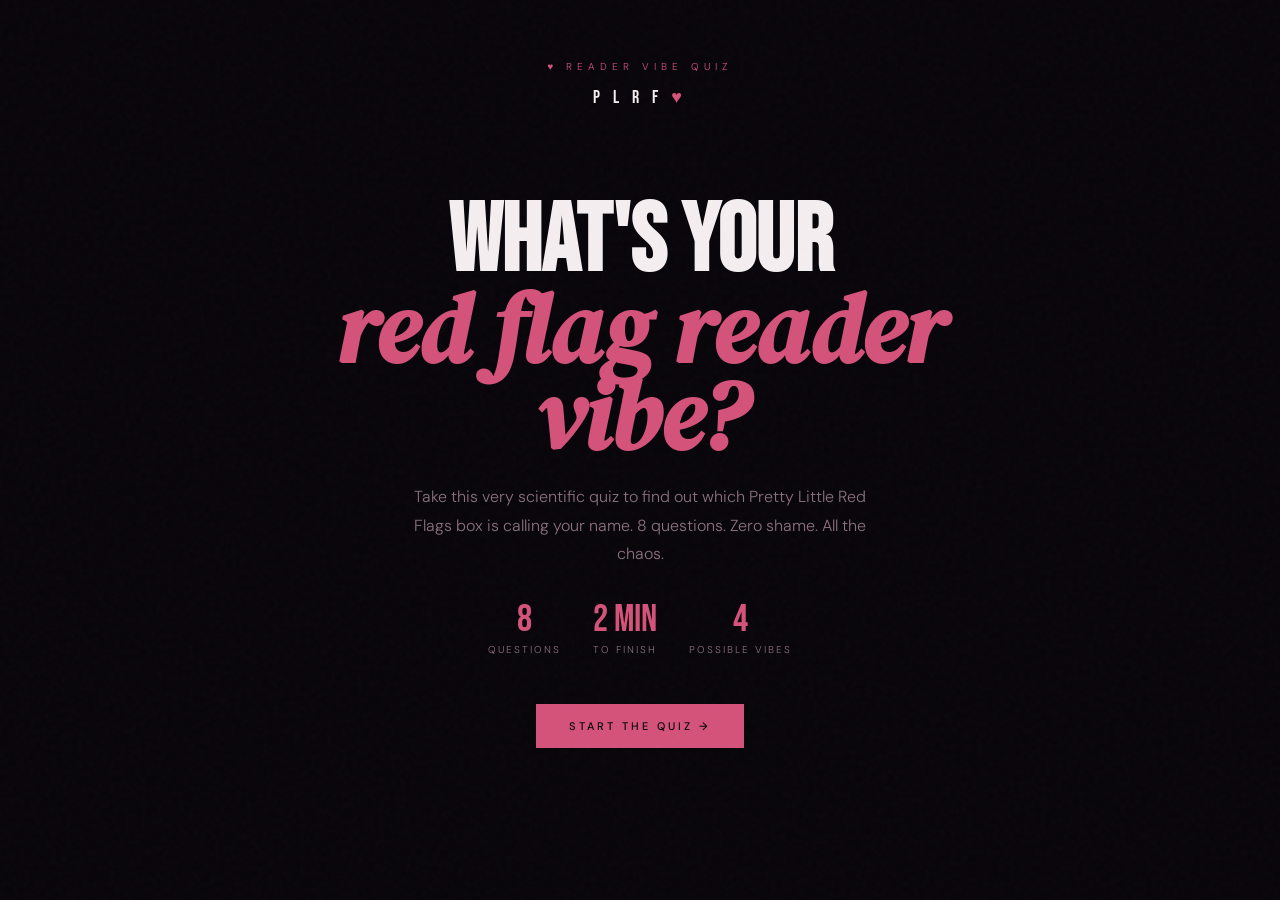
<file: quiz-preview.html>
<!DOCTYPE html>
<html lang="en">
<head>
<meta charset="UTF-8">
<meta name="viewport" content="width=device-width, initial-scale=1.0">
<title>What's Your Red Flag Reader Vibe? — PLRF Quiz</title>
<link rel="preconnect" href="https://fonts.googleapis.com">
<link href="https://fonts.googleapis.com/css2?family=Bebas+Neue&family=DM+Serif+Display:ital@0;1&family=DM+Sans:wght@300;400;500&display=swap" rel="stylesheet">
<style>
*,*::before,*::after{margin:0;padding:0;box-sizing:border-box;}
:root{
  --black:#08050a;
  --deep:#100a12;
  --rose:#d4527a;
  --hot:#e8688a;
  --blush:#f2b8c8;
  --gold:#c8a055;
  --cream:#f5eef0;
  --muted:#8a7080;
  --border:#1f1520;
  --card:#120c14;
}
html{scroll-behavior:smooth;}
body{
  background:var(--black);
  color:var(--cream);
  font-family:'DM Sans',sans-serif;
  font-weight:300;
  min-height:100vh;
  overflow-x:hidden;
}
body::after{
  content:'';
  position:fixed;
  inset:0;
  background-image:url("data:image/svg+xml,%3Csvg viewBox='0 0 200 200' xmlns='http://www.w3.org/2000/svg'%3E%3Cfilter id='n'%3E%3CfeTurbulence type='fractalNoise' baseFrequency='0.85' numOctaves='4' stitchTiles='stitch'/%3E%3C/filter%3E%3Crect width='100%25' height='100%25' filter='url(%23n)' opacity='0.025'/%3E%3C/svg%3E");
  pointer-events:none;
  z-index:9999;
}

/* MAIN CONTAINER */
.quiz-wrap{
  max-width:760px;
  margin:0 auto;
  padding:60px 32px 100px;
  min-height:100vh;
  display:flex;
  flex-direction:column;
}

/* HEADER */
.q-header{
  text-align:center;
  margin-bottom:40px;
}
.q-eyebrow{
  font-size:10px;
  letter-spacing:5px;
  text-transform:uppercase;
  color:var(--rose);
  margin-bottom:14px;
}
.q-logo{
  font-family:'Bebas Neue',sans-serif;
  font-size:18px;
  letter-spacing:5px;
  color:var(--cream);
}
.q-logo span{color:var(--rose);}

/* PROGRESS BAR */
.progress-wrap{
  margin-bottom:48px;
  position:relative;
}
.progress-bar{
  height:2px;
  background:var(--border);
  position:relative;
  overflow:hidden;
}
.progress-fill{
  position:absolute;
  inset:0;
  background:var(--rose);
  transform-origin:left;
  transform:scaleX(0);
  transition:transform 0.6s ease;
}
.progress-text{
  margin-top:14px;
  display:flex;
  justify-content:space-between;
  font-size:10px;
  letter-spacing:2px;
  text-transform:uppercase;
  color:var(--muted);
}
.progress-text strong{color:var(--rose);}

/* INTRO SCREEN */
.intro-screen{
  flex:1;
  display:flex;
  flex-direction:column;
  justify-content:center;
  text-align:center;
  padding:40px 0;
}
.intro-screen.hide{display:none;}
.intro-screen h1{
  font-family:'Bebas Neue',sans-serif;
  font-size:clamp(48px,8vw,96px);
  line-height:0.9;
  margin-bottom:24px;
}
.intro-screen h1 em{
  font-family:'DM Serif Display',serif;
  font-style:italic;
  color:var(--rose);
  display:block;
}
.intro-screen p{
  font-size:16px;
  line-height:1.8;
  color:var(--muted);
  max-width:480px;
  margin:0 auto 32px;
}
.intro-meta{
  display:flex;
  justify-content:center;
  gap:32px;
  margin-bottom:48px;
  flex-wrap:wrap;
}
.intro-meta-item{
  text-align:center;
}
.intro-meta-num{
  font-family:'Bebas Neue',sans-serif;
  font-size:38px;
  color:var(--rose);
  line-height:1;
}
.intro-meta-label{
  font-size:10px;
  letter-spacing:2px;
  text-transform:uppercase;
  color:var(--muted);
  margin-top:4px;
}

/* QUESTION SCREEN */
.question-screen{display:none;}
.question-screen.active{display:block;animation:slideIn 0.5s ease;}
@keyframes slideIn{
  from{opacity:0;transform:translateY(20px);}
  to{opacity:1;transform:translateY(0);}
}
.q-num{
  font-family:'Bebas Neue',sans-serif;
  font-size:14px;
  letter-spacing:4px;
  color:var(--gold);
  margin-bottom:14px;
}
.q-text{
  font-family:'DM Serif Display',serif;
  font-style:italic;
  font-size:clamp(26px,4.5vw,42px);
  line-height:1.25;
  color:var(--cream);
  margin-bottom:36px;
}
.q-options{
  display:flex;
  flex-direction:column;
  gap:12px;
}
.q-option{
  background:var(--card);
  border:1px solid var(--border);
  padding:20px 24px;
  cursor:pointer;
  transition:all 0.3s;
  text-align:left;
  font-family:'DM Sans',sans-serif;
  font-size:15px;
  color:var(--cream);
  line-height:1.5;
  display:flex;
  align-items:center;
  gap:14px;
}
.q-option:hover{
  border-color:var(--rose);
  background:#1a0e16;
  transform:translateX(4px);
}
.q-option-marker{
  width:24px;
  height:24px;
  border:1.5px solid var(--border);
  border-radius:50%;
  flex-shrink:0;
  display:flex;
  align-items:center;
  justify-content:center;
  transition:all 0.3s;
}
.q-option:hover .q-option-marker{
  border-color:var(--rose);
}
.q-option-marker::after{
  content:'';
  width:8px;
  height:8px;
  background:var(--rose);
  border-radius:50%;
  opacity:0;
  transition:opacity 0.3s;
}
.q-option:hover .q-option-marker::after{opacity:0.5;}
.q-option.selected{
  border-color:var(--rose);
  background:#1a0e16;
}
.q-option.selected .q-option-marker{border-color:var(--rose);}
.q-option.selected .q-option-marker::after{opacity:1;}

/* NAV BUTTONS */
.q-nav{
  margin-top:32px;
  display:flex;
  justify-content:space-between;
  align-items:center;
  gap:16px;
}
.btn{
  padding:14px 32px;
  font-size:11px;
  letter-spacing:3px;
  text-transform:uppercase;
  font-weight:500;
  font-family:'DM Sans',sans-serif;
  cursor:pointer;
  border:1.5px solid;
  transition:all 0.3s;
  background:transparent;
  color:var(--cream);
}
.btn-rose{background:var(--rose);color:var(--black);border-color:var(--rose);}
.btn-rose:hover{background:transparent;color:var(--rose);}
.btn-rose:disabled{opacity:0.4;cursor:not-allowed;background:var(--rose);color:var(--black);}
.btn-line{border-color:var(--border);color:var(--muted);}
.btn-line:hover{border-color:var(--cream);color:var(--cream);}

/* RESULT SCREEN */
.result-screen{display:none;text-align:center;padding:20px 0;}
.result-screen.active{display:block;animation:slideIn 0.6s ease;}
.result-eyebrow{
  font-size:10px;
  letter-spacing:5px;
  text-transform:uppercase;
  color:var(--gold);
  margin-bottom:18px;
}
.result-icon{
  font-size:48px;
  margin-bottom:18px;
}
.result-name{
  font-family:'Bebas Neue',sans-serif;
  font-size:clamp(48px,9vw,96px);
  line-height:0.9;
  margin-bottom:14px;
}
.result-tagline{
  font-family:'DM Serif Display',serif;
  font-style:italic;
  font-size:clamp(20px,2.5vw,28px);
  color:var(--rose);
  margin-bottom:32px;
}
.result-desc{
  font-size:15px;
  line-height:1.9;
  color:var(--muted);
  max-width:520px;
  margin:0 auto 48px;
}
.result-desc strong{color:var(--cream);font-weight:400;}

.result-box{
  background:var(--card);
  border:1px solid var(--border);
  padding:32px;
  margin-bottom:32px;
  text-align:left;
  display:flex;
  align-items:center;
  gap:24px;
  flex-wrap:wrap;
  justify-content:center;
}
.result-box-text{flex:1;min-width:200px;}
.result-box-tag{
  font-size:10px;
  letter-spacing:3px;
  text-transform:uppercase;
  color:var(--rose);
  margin-bottom:6px;
}
.result-box-name{
  font-family:'DM Serif Display',serif;
  font-style:italic;
  font-size:24px;
  color:var(--cream);
  margin-bottom:4px;
}
.result-box-price{
  font-family:'Bebas Neue',sans-serif;
  font-size:32px;
  color:var(--rose);
  letter-spacing:1px;
}

.result-actions{
  display:flex;
  gap:14px;
  justify-content:center;
  flex-wrap:wrap;
}

.result-share{
  margin-top:40px;
  padding-top:24px;
  border-top:1px solid var(--border);
  font-size:12px;
  color:var(--muted);
  letter-spacing:1px;
}
.result-share a{
  color:var(--rose);
  text-decoration:none;
  cursor:pointer;
}
.result-share a:hover{color:var(--hot);}

/* RESPONSIVE */
@media(max-width:600px){
  .quiz-wrap{padding:40px 20px 60px;}
  .q-option{padding:16px 18px;font-size:14px;}
  .q-nav{flex-direction:column-reverse;}
  .q-nav .btn{width:100%;text-align:center;}
  .intro-meta{gap:18px;}
  .result-actions{flex-direction:column;width:100%;}
  .result-actions .btn{width:100%;}
}
</style>
</head>
<body>

<div class="quiz-wrap">

  <!-- HEADER -->
  <div class="q-header">
    <div class="q-eyebrow">♥ Reader Vibe Quiz</div>
    <div class="q-logo">P L R F <span>♥</span></div>
  </div>

  <!-- PROGRESS BAR -->
  <div class="progress-wrap" id="progressWrap" style="display:none;">
    <div class="progress-bar">
      <div class="progress-fill" id="progressFill"></div>
    </div>
    <div class="progress-text">
      <span>Question <strong id="qCurrent">1</strong> of <strong id="qTotal">8</strong></span>
      <span id="qPercent">0%</span>
    </div>
  </div>

  <!-- INTRO SCREEN -->
  <div class="intro-screen" id="intro">
    <h1>What's your<br><em>red flag reader vibe?</em></h1>
    <p>Take this very scientific quiz to find out which Pretty Little Red Flags box is calling your name. 8 questions. Zero shame. All the chaos.</p>
    <div class="intro-meta">
      <div class="intro-meta-item">
        <div class="intro-meta-num">8</div>
        <div class="intro-meta-label">Questions</div>
      </div>
      <div class="intro-meta-item">
        <div class="intro-meta-num">2 min</div>
        <div class="intro-meta-label">To finish</div>
      </div>
      <div class="intro-meta-item">
        <div class="intro-meta-num">4</div>
        <div class="intro-meta-label">Possible vibes</div>
      </div>
    </div>
    <div style="display:flex;justify-content:center;">
      <button class="btn btn-rose" onclick="startQuiz()">Start the Quiz →</button>
    </div>
  </div>

  <!-- QUESTION SCREENS (dynamically rendered) -->
  <div id="questionContainer"></div>

  <!-- RESULT SCREEN -->
  <div class="result-screen" id="result">
    <div class="result-eyebrow">♥ Your reader vibe is</div>
    <div class="result-icon" id="resultIcon">🖤</div>
    <div class="result-name" id="resultName">DARK & DRAMATIC</div>
    <div class="result-tagline" id="resultTagline">"You came here for the morally gray men, and we knew it."</div>
    <p class="result-desc" id="resultDesc"></p>

    <div class="result-box">
      <div class="result-box-text">
        <div class="result-box-tag">♥ Your perfect match</div>
        <div class="result-box-name" id="recBoxName">Pretty Little Red Flags Box</div>
        <div class="result-box-price" id="recBoxPrice">$49.99</div>
      </div>
      <a href="https://buy.stripe.com/4gM8wQe2Zeoc4tBgBm0gw03" target="_blank" class="btn btn-rose" id="recBoxBtn">Shop This Box</a>
    </div>

    <div class="result-actions">
      <button class="btn btn-line" onclick="restartQuiz()">Retake Quiz</button>
      <a href="shop.html" class="btn btn-line" style="text-decoration:none;display:inline-block;">See All Boxes</a>
    </div>

    <p class="result-share">Share your vibe: <a onclick="copyResult()">Copy link</a></p>
  </div>

</div>

<script>
// ── QUIZ DATA ──
const questions = [
  {
    q: "It's 11pm. You just finished a book. What's your move?",
    options: [
      { text: "Stare at the ceiling and process my fictional grief.", v: "dark" },
      { text: "Start the next one in the series immediately.", v: "soft" },
      { text: "Open TikTok and find someone screaming about it too.", v: "tok" },
      { text: "Sleep. I am a normal person who sleeps.", v: "safe" }
    ]
  },
  {
    q: "Your ideal book boyfriend is...",
    options: [
      { text: "A morally gray menace who would commit crimes for her.", v: "dark" },
      { text: "Sweet, devoted, and emotionally available. (Praise kink optional.)", v: "soft" },
      { text: "Whoever everyone is currently obsessed with on TikTok.", v: "tok" },
      { text: "A grumpy man with a secret heart of gold.", v: "safe" }
    ]
  },
  {
    q: "Pick your trope. Be honest.",
    options: [
      { text: "Mafia / dark academia / 'I'll burn the world for her.'", v: "dark" },
      { text: "Slow burn → emotional payoff → HEA forever.", v: "soft" },
      { text: "Whatever just went viral and is wildly polarizing.", v: "tok" },
      { text: "Enemies to lovers, but make it cute.", v: "safe" }
    ]
  },
  {
    q: "Spice level. Choose your fighter.",
    options: [
      { text: "🔥🔥🔥🔥🔥 — call the fire department.", v: "dark" },
      { text: "🔥🔥🔥 — spicy with feelings attached.", v: "soft" },
      { text: "🔥🔥🔥🔥 — viral spice. Send the screenshots.", v: "tok" },
      { text: "🔥🔥 — closed door or behind a fade-to-black, please.", v: "safe" }
    ]
  },
  {
    q: "Your friend asks for a book rec. You say...",
    options: [
      { text: "Are you emotionally stable right now? Because this one ruined me.", v: "dark" },
      { text: "This one made me cry-smile in a Target parking lot.", v: "soft" },
      { text: "Have you seen the TikToks? Yes. THAT one.", v: "tok" },
      { text: "It's so good, you'll finish it in a weekend.", v: "safe" }
    ]
  },
  {
    q: "How do you feel about a love triangle?",
    options: [
      { text: "Boring. I want one obsessive man, and I want him unhinged.", v: "dark" },
      { text: "Only if the right one wins. (We all know who it is.)", v: "soft" },
      { text: "DRAMA. Yes. Pick the chaotic one. Always.", v: "tok" },
      { text: "Fine, but please resolve it by chapter 12.", v: "safe" }
    ]
  },
  {
    q: "It's a Saturday night. You're...",
    options: [
      { text: "Romanticizing my candle-lit reading nook with a dark romance.", v: "dark" },
      { text: "Reading in bed with my dog and a glass of wine.", v: "soft" },
      { text: "Live-tweeting the book I'm currently destroying.", v: "tok" },
      { text: "Catching up on a series. Multiple tabs open. Cozy.", v: "safe" }
    ]
  },
  {
    q: "Final question. Your toxic trait as a reader is...",
    options: [
      { text: "I unironically defend the villain. Every time.", v: "dark" },
      { text: "I re-read the spicy chapters before bed. Don't judge.", v: "soft" },
      { text: "I buy books based purely on their TikTok virality.", v: "tok" },
      { text: "I rate every book 5 stars because I'm a kind person.", v: "safe" }
    ]
  }
];

// ── RESULT TYPES ──
const results = {
  dark: {
    icon: "🖤",
    name: "DARK & DRAMATIC",
    tagline: "\"You came here for the morally gray men, and we knew it.\"",
    desc: "You like your romance with a side of obsession, a dash of crime, and a love interest who would absolutely burn down a building. <strong>You don't want safe. You want unhinged.</strong> Mafia, dark academia, secret society — bring it on.",
    box: "Pretty Little Red Flags Box",
    price: "$49.99",
    btn: "https://buy.stripe.com/4gM8wQe2Zeoc4tBgBm0gw03"
  },
  soft: {
    icon: "🔥",
    name: "SPICY BUT SOFT",
    tagline: "\"Hot romance with all the feelings.\"",
    desc: "You want the heat AND the heart. Slow burns that finally pay off. Praise kinks with emotional depth. HEA endings that make you cry in the best way. <strong>You're here for hot men who actually communicate.</strong> A rare and beautiful combo.",
    box: "Pretty Little Red Flags Box",
    price: "$49.99",
    btn: "https://buy.stripe.com/4gM8wQe2Zeoc4tBgBm0gw03"
  },
  tok: {
    icon: "📱",
    name: "UNHINGED BOOKTOK",
    tagline: "\"You've seen it. You want it. You're brave.\"",
    desc: "You're not afraid of polarizing books. You read what's viral, you read what's intense, and you DEFINITELY read what your group chat is screaming about. <strong>You came here for chaos and we respect it.</strong>",
    box: "Deluxe Drama Box",
    price: "$64.99+",
    btn: "https://buy.stripe.com/6oU5kE6Axbc01hp1Gs0gw02"
  },
  safe: {
    icon: "🌸",
    name: "PRETTY SAFE RED FLAGS",
    tagline: "\"The gateway drug to dark romance.\"",
    desc: "You love a good romance — popular, well-rated, crowd-friendly. You like your tension with a little restraint and your endings with a guaranteed HEA. <strong>You're the perfect reader for our curator's picks.</strong> We've got you.",
    box: "Pretty Little Red Flags Box",
    price: "$49.99",
    btn: "https://buy.stripe.com/4gM8wQe2Zeoc4tBgBm0gw03"
  }
};

// ── STATE ──
let currentQ = 0;
let answers = [];
const total = questions.length;
document.getElementById('qTotal').textContent = total;

function startQuiz(){
  document.getElementById('intro').classList.add('hide');
  document.getElementById('progressWrap').style.display = 'block';
  renderQuestion();
}

function renderQuestion(){
  const container = document.getElementById('questionContainer');
  const q = questions[currentQ];
  container.innerHTML = `
    <div class="question-screen active">
      <div class="q-num">Question ${currentQ + 1} / ${total}</div>
      <div class="q-text">${q.q}</div>
      <div class="q-options">
        ${q.options.map((opt, i) => `
          <div class="q-option ${answers[currentQ] === opt.v ? 'selected' : ''}" data-vibe="${opt.v}" onclick="selectOption(this, '${opt.v}')">
            <div class="q-option-marker"></div>
            <div>${opt.text}</div>
          </div>
        `).join('')}
      </div>
      <div class="q-nav">
        <button class="btn btn-line" onclick="prevQuestion()" ${currentQ === 0 ? 'style="visibility:hidden;"' : ''}>← Back</button>
        <button class="btn btn-rose" id="nextBtn" onclick="nextQuestion()" ${!answers[currentQ] ? 'disabled' : ''}>${currentQ === total - 1 ? 'See My Vibe →' : 'Next →'}</button>
      </div>
    </div>
  `;
  updateProgress();
}

function selectOption(el, vibe){
  document.querySelectorAll('.q-option').forEach(o => o.classList.remove('selected'));
  el.classList.add('selected');
  answers[currentQ] = vibe;
  document.getElementById('nextBtn').disabled = false;
}

function nextQuestion(){
  if(currentQ === total - 1){
    showResult();
  } else {
    currentQ++;
    renderQuestion();
  }
}

function prevQuestion(){
  if(currentQ > 0){
    currentQ--;
    renderQuestion();
  }
}

function updateProgress(){
  const pct = ((currentQ) / total) * 100;
  document.getElementById('progressFill').style.transform = `scaleX(${pct/100})`;
  document.getElementById('qCurrent').textContent = currentQ + 1;
  document.getElementById('qPercent').textContent = Math.round(pct) + '%';
}

function showResult(){
  // tally
  const tally = {dark:0, soft:0, tok:0, safe:0};
  answers.forEach(a => tally[a]++);
  const winner = Object.keys(tally).reduce((a,b) => tally[a] >= tally[b] ? a : b);
  const r = results[winner];

  document.getElementById('progressFill').style.transform = 'scaleX(1)';
  document.getElementById('qCurrent').textContent = total;
  document.getElementById('qPercent').textContent = '100%';

  document.getElementById('questionContainer').innerHTML = '';
  const resultEl = document.getElementById('result');
  document.getElementById('resultIcon').textContent = r.icon;
  document.getElementById('resultName').textContent = r.name;
  document.getElementById('resultTagline').textContent = r.tagline;
  document.getElementById('resultDesc').innerHTML = r.desc;
  document.getElementById('recBoxName').textContent = r.box;
  document.getElementById('recBoxPrice').textContent = r.price;
  document.getElementById('recBoxBtn').href = r.btn;
  resultEl.classList.add('active');
  window.scrollTo({top:0, behavior:'smooth'});
}

function restartQuiz(){
  currentQ = 0;
  answers = [];
  document.getElementById('result').classList.remove('active');
  document.getElementById('intro').classList.remove('hide');
  document.getElementById('progressWrap').style.display = 'none';
  document.getElementById('questionContainer').innerHTML = '';
}

function copyResult(){
  navigator.clipboard?.writeText(window.location.href);
  const el = event.target;
  const orig = el.textContent;
  el.textContent = 'Copied! ♥';
  setTimeout(() => el.textContent = orig, 2000);
}
</script>
</body>
</html>
</file>
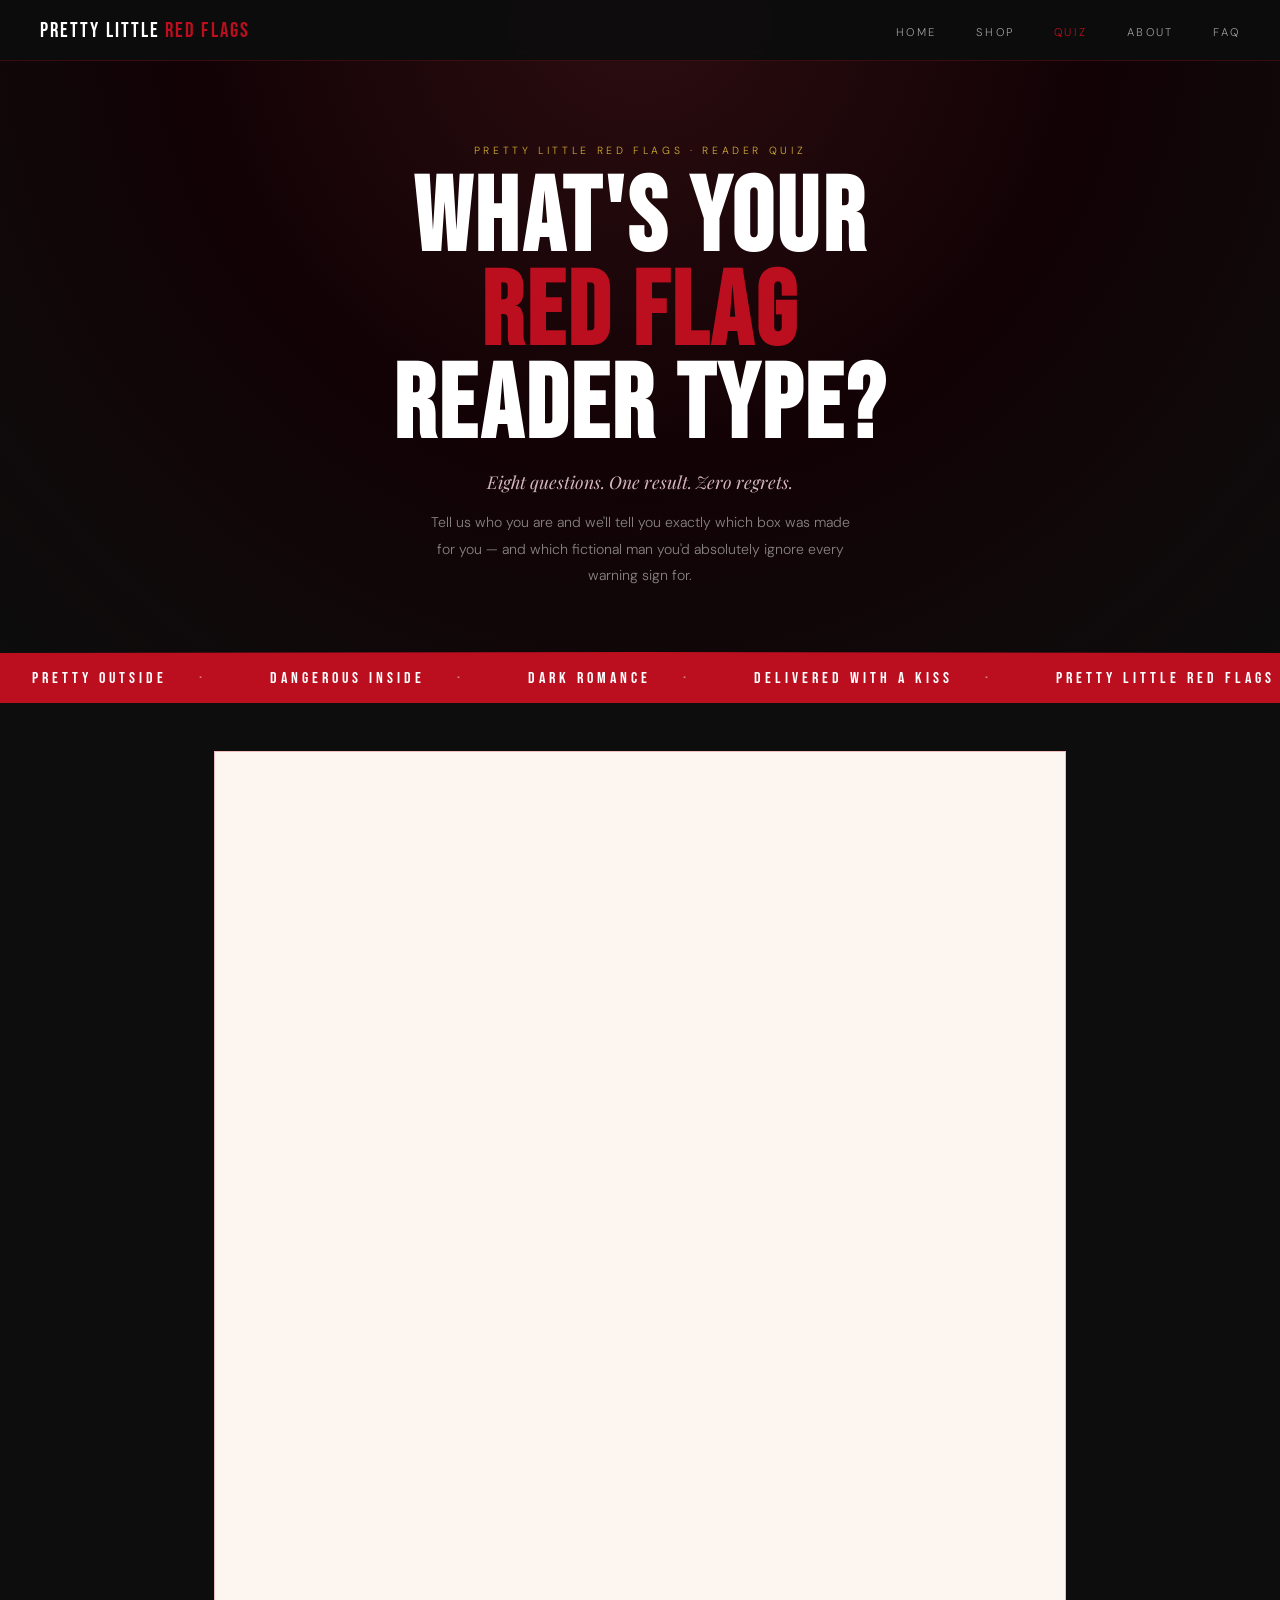
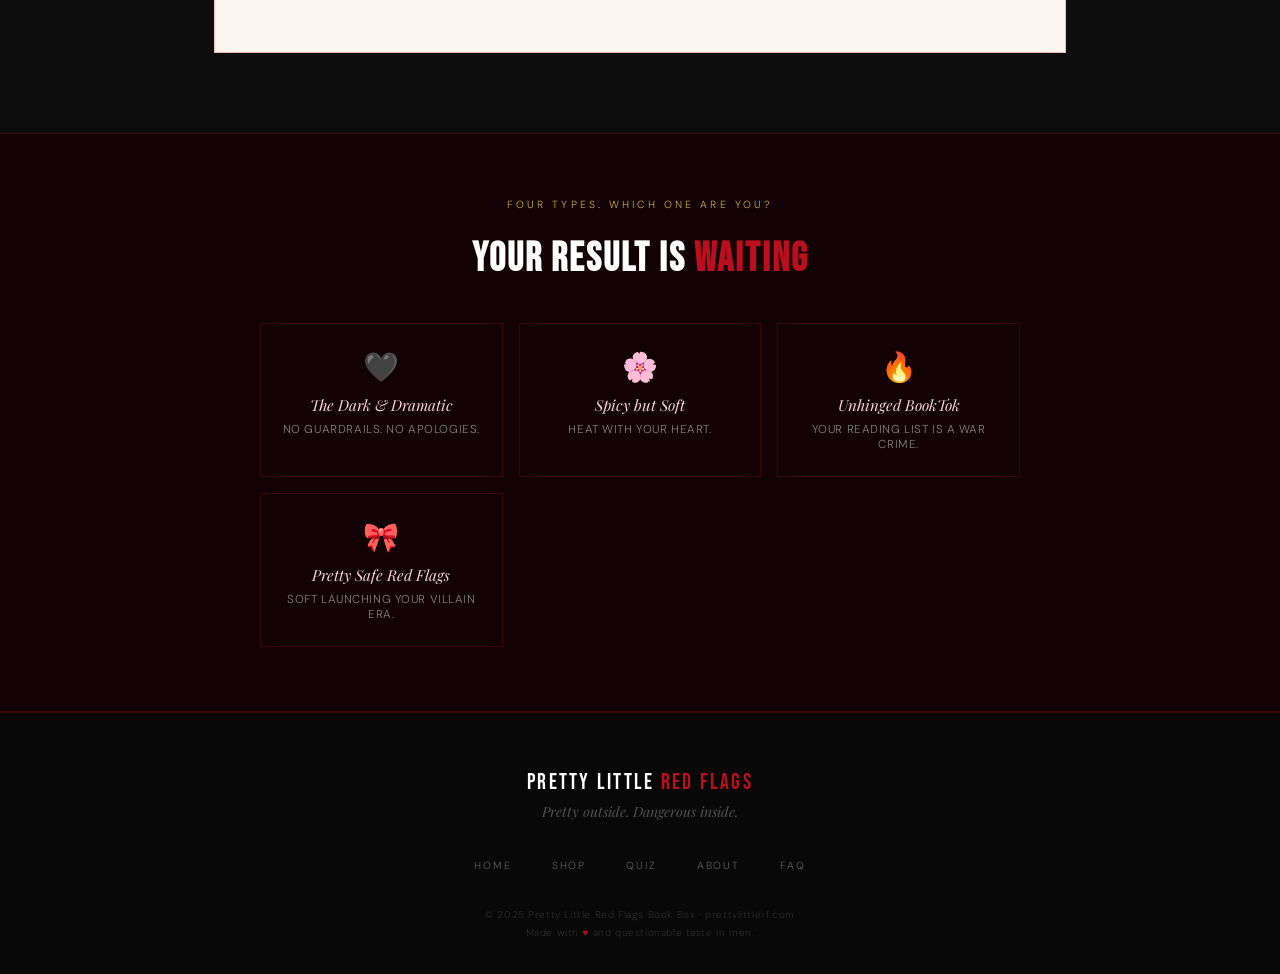
<file: quiz.html>
<!DOCTYPE html>
<html lang="en">
<head>
<meta charset="UTF-8"/>
<meta name="viewport" content="width=device-width,initial-scale=1.0"/>
<title>Reader Quiz | Pretty Little Red Flags Book Box</title>
<link href="https://fonts.googleapis.com/css2?family=Bebas+Neue&family=Playfair+Display:ital,wght@0,400;0,700;1,400;1,700&family=DM+Sans:wght@300;400;500&display=swap" rel="stylesheet"/>
<style>
*,*::before,*::after{box-sizing:border-box;margin:0;padding:0;}
:root{--crimson:#BB0E1E;--crimson-dark:#8a0a15;--blush:#F6D6DA;--noir:#0D0D0D;--deep:#120205;--gold:#D4AF37;--white:#ffffff;--muted:rgba(255,255,255,0.5);--border:rgba(187,14,30,0.25);}
html{scroll-behavior:smooth;}
body{background:var(--noir);color:var(--white);font-family:'DM Sans',sans-serif;font-weight:300;-webkit-font-smoothing:antialiased;overflow-x:hidden;}
nav{position:fixed;top:0;left:0;right:0;z-index:500;background:rgba(13,13,13,0.95);backdrop-filter:blur(10px);border-bottom:1px solid var(--border);padding:1.1rem 2.5rem;display:flex;align-items:center;justify-content:space-between;}
.nav-logo{font-family:'Bebas Neue',sans-serif;font-size:1.3rem;letter-spacing:0.1em;color:var(--white);text-decoration:none;z-index:600;position:relative;}
.nav-logo span{color:var(--crimson);}
.nav-links{display:flex;gap:2.5rem;list-style:none;}
.nav-links a{color:rgba(255,255,255,0.6);text-decoration:none;font-size:0.7rem;letter-spacing:0.2em;text-transform:uppercase;transition:color 0.2s;}
.nav-links a:hover,.nav-links a.active{color:var(--crimson);}
.burger{display:none;flex-direction:column;gap:5px;cursor:pointer;background:none;border:none;padding:6px;z-index:600;position:relative;}
.burger span{display:block;width:24px;height:2px;background:var(--white);transition:all 0.3s ease;transform-origin:center;}
.burger.open span:nth-child(1){transform:translateY(7px) rotate(45deg);}
.burger.open span:nth-child(2){opacity:0;transform:scaleX(0);}
.burger.open span:nth-child(3){transform:translateY(-7px) rotate(-45deg);}
.mobile-nav{display:none;position:fixed;inset:0;background:rgba(13,13,13,0.98);flex-direction:column;align-items:center;justify-content:center;gap:2.5rem;z-index:400;}
.mobile-nav.open{display:flex;}
.mobile-nav a{color:rgba(255,255,255,0.8);text-decoration:none;font-family:'Bebas Neue',sans-serif;font-size:2.5rem;letter-spacing:0.1em;transition:color 0.2s;}
.mobile-nav a:hover,.mobile-nav a.active{color:var(--crimson);}

.page-hero{padding:9rem 2rem 4rem;text-align:center;background:radial-gradient(ellipse at 50% 0%,rgba(187,14,30,0.18) 0%,var(--deep) 50%,var(--noir) 100%);position:relative;}
.page-hero::after{content:'';position:absolute;bottom:0;left:0;right:0;height:1px;background:linear-gradient(90deg,transparent,var(--crimson),transparent);}
.page-hero .eyebrow{font-size:0.65rem;letter-spacing:0.35em;text-transform:uppercase;color:var(--gold);margin-bottom:1rem;}
.page-hero h1{font-family:'Bebas Neue',sans-serif;font-size:clamp(3rem,9vw,6.5rem);line-height:0.9;letter-spacing:0.03em;}
.page-hero h1 span{color:var(--crimson);}
.page-hero .sub{font-family:'Playfair Display',serif;font-style:italic;color:var(--blush);font-size:1.1rem;margin-top:1rem;opacity:0.85;}
.page-hero .desc{font-size:0.88rem;color:var(--muted);max-width:420px;margin:1rem auto 0;line-height:1.9;}

.ticker{background:var(--crimson);padding:0.9rem 0;overflow:hidden;white-space:nowrap;}
.ticker-inner{display:inline-flex;animation:ticker 20s linear infinite;}
.ticker-item{font-family:'Bebas Neue',sans-serif;font-size:1rem;letter-spacing:0.25em;color:var(--white);padding:0 2rem;}
.ticker-item span{color:rgba(255,255,255,0.5);margin-left:2rem;}
@keyframes ticker{0%{transform:translateX(0);}100%{transform:translateX(-50%);}}

/* QUIZ EMBED */
.quiz-wrap{padding:3rem 1.5rem 5rem;max-width:900px;margin:0 auto;}
.quiz-embed{border:1px solid var(--border);background:#fdf6f0;min-height:900px;}

/* RESULT TEASER */
.result-teaser{background:var(--deep);border-top:1px solid var(--border);border-bottom:1px solid var(--border);padding:4rem 2rem;text-align:center;}
.result-teaser .eyebrow{font-size:0.65rem;letter-spacing:0.3em;text-transform:uppercase;color:var(--gold);margin-bottom:1.5rem;}
.result-teaser h3{font-family:'Bebas Neue',sans-serif;font-size:clamp(1.8rem,4vw,2.5rem);letter-spacing:0.05em;margin-bottom:2.5rem;}
.result-teaser h3 span{color:var(--crimson);}
.types-grid{display:grid;grid-template-columns:repeat(auto-fit,minmax(180px,1fr));gap:1rem;max-width:760px;margin:0 auto;}
.type-card{border:1px solid var(--border);padding:1.5rem 1rem;text-align:center;transition:border-color 0.3s;}
.type-card:hover{border-color:rgba(187,14,30,0.6);}
.type-emoji{font-size:1.8rem;margin-bottom:0.6rem;}
.type-name{font-family:'Playfair Display',serif;font-style:italic;font-size:0.95rem;color:var(--blush);margin-bottom:0.4rem;}
.type-desc{font-size:0.72rem;color:var(--muted);letter-spacing:0.05em;text-transform:uppercase;}

footer{background:#080808;border-top:1px solid var(--border);padding:3.5rem 2rem 2rem;text-align:center;}
.footer-logo{font-family:'Bebas Neue',sans-serif;font-size:1.4rem;letter-spacing:0.1em;margin-bottom:0.4rem;}
.footer-logo span{color:var(--crimson);}
.footer-tagline{font-family:'Playfair Display',serif;font-style:italic;font-size:0.88rem;color:rgba(255,255,255,0.3);margin-bottom:2rem;}
.footer-links{display:flex;justify-content:center;gap:2.5rem;list-style:none;flex-wrap:wrap;margin-bottom:2rem;}
.footer-links a{color:rgba(255,255,255,0.35);text-decoration:none;font-size:0.65rem;letter-spacing:0.18em;text-transform:uppercase;transition:color 0.2s;}
.footer-links a:hover{color:var(--crimson);}
.footer-copy{font-size:0.62rem;color:rgba(255,255,255,0.15);letter-spacing:0.06em;line-height:1.8;}
.footer-copy .heart{color:var(--crimson);}

@media(max-width:768px){
  nav{padding:1rem 1.25rem;}
  .burger{display:flex;}
  .nav-links{display:none;}
  .page-hero{padding:7rem 1.25rem 3rem;}
  .quiz-wrap{padding:2rem 0.75rem 4rem;}
  .quiz-embed{min-height:800px;}
  .result-teaser{padding:3rem 1.25rem;}
  .types-grid{grid-template-columns:1fr 1fr;}
}
</style>
</head>
<body>
<nav>
  <a href="index.html" class="nav-logo">Pretty Little <span>Red Flags</span></a>
  <button class="burger" id="burger" aria-label="Menu"><span></span><span></span><span></span></button>
  <ul class="nav-links">
    <li><a href="index.html">Home</a></li>
    <li><a href="shop.html">Shop</a></li>
    <li><a href="quiz.html" class="active">Quiz</a></li>
    <li><a href="about.html">About</a></li>
    <li><a href="faq.html">FAQ</a></li>
  </ul>
</nav>
<div class="mobile-nav" id="mobileNav">
  <a href="index.html">Home</a>
  <a href="shop.html">Shop</a>
  <a href="quiz.html" class="active">Quiz</a>
  <a href="about.html">About</a>
  <a href="faq.html">FAQ</a>
</div>

<section class="page-hero">
  <p class="eyebrow">Pretty Little Red Flags · Reader Quiz</p>
  <h1>What's Your<br/><span>Red Flag</span><br/>Reader Type?</h1>
  <p class="sub">Eight questions. One result. Zero regrets.</p>
  <p class="desc">Tell us who you are and we'll tell you exactly which box was made for you — and which fictional man you'd absolutely ignore every warning sign for.</p>
</section>

<div class="ticker">
  <div class="ticker-inner">
    <span class="ticker-item">PRETTY OUTSIDE<span>·</span></span>
    <span class="ticker-item">DANGEROUS INSIDE<span>·</span></span>
    <span class="ticker-item">DARK ROMANCE<span>·</span></span>
    <span class="ticker-item">DELIVERED WITH A KISS<span>·</span></span>
    <span class="ticker-item">PRETTY LITTLE RED FLAGS<span>·</span></span>
    <span class="ticker-item">PRETTY OUTSIDE<span>·</span></span>
    <span class="ticker-item">DANGEROUS INSIDE<span>·</span></span>
    <span class="ticker-item">DARK ROMANCE<span>·</span></span>
    <span class="ticker-item">DELIVERED WITH A KISS<span>·</span></span>
    <span class="ticker-item">PRETTY LITTLE RED FLAGS<span>·</span></span>
  </div>
</div>

<section class="quiz-wrap">
  <div class="quiz-embed">
    <div data-fillout-id="4Hr3JPxSvHus" data-fillout-embed-type="standard" data-fillout-inherit-parameters data-fillout-dynamic-resize style="width:100%;min-height:900px;"></div>
    <script src="https://server.fillout.com/embed/v1/"></script>
  </div>
</section>

<section class="result-teaser">
  <p class="eyebrow">Four Types. Which One Are You?</p>
  <h3>Your result is <span>waiting</span></h3>
  <div class="types-grid">
    <div class="type-card">
      <div class="type-emoji">🖤</div>
      <div class="type-name">The Dark & Dramatic</div>
      <div class="type-desc">No guardrails. No apologies.</div>
    </div>
    <div class="type-card">
      <div class="type-emoji">🌸</div>
      <div class="type-name">Spicy but Soft</div>
      <div class="type-desc">Heat with your heart.</div>
    </div>
    <div class="type-card">
      <div class="type-emoji">🔥</div>
      <div class="type-name">Unhinged BookTok</div>
      <div class="type-desc">Your reading list is a war crime.</div>
    </div>
    <div class="type-card">
      <div class="type-emoji">🎀</div>
      <div class="type-name">Pretty Safe Red Flags</div>
      <div class="type-desc">Soft launching your villain era.</div>
    </div>
  </div>
</section>

<footer>
  <div class="footer-logo">Pretty Little <span>Red Flags</span></div>
  <p class="footer-tagline">Pretty outside. Dangerous inside.</p>
  <ul class="footer-links">
    <li><a href="index.html">Home</a></li><li><a href="shop.html">Shop</a></li><li><a href="quiz.html">Quiz</a></li><li><a href="about.html">About</a></li><li><a href="faq.html">FAQ</a></li>
  </ul>
  <p class="footer-copy">© 2025 Pretty Little Red Flags Book Box · prettylittlerf.com<br/>Made with <span class="heart">♥</span> and questionable taste in men.</p>
</footer>
<script>
const burger=document.getElementById('burger');const mobileNav=document.getElementById('mobileNav');
burger.addEventListener('click',()=>{burger.classList.toggle('open');mobileNav.classList.toggle('open');document.body.style.overflow=mobileNav.classList.contains('open')?'hidden':'';});
mobileNav.querySelectorAll('a').forEach(a=>{a.addEventListener('click',()=>{burger.classList.remove('open');mobileNav.classList.remove('open');document.body.style.overflow='';});});
</script>
</body>
</html>
</file>
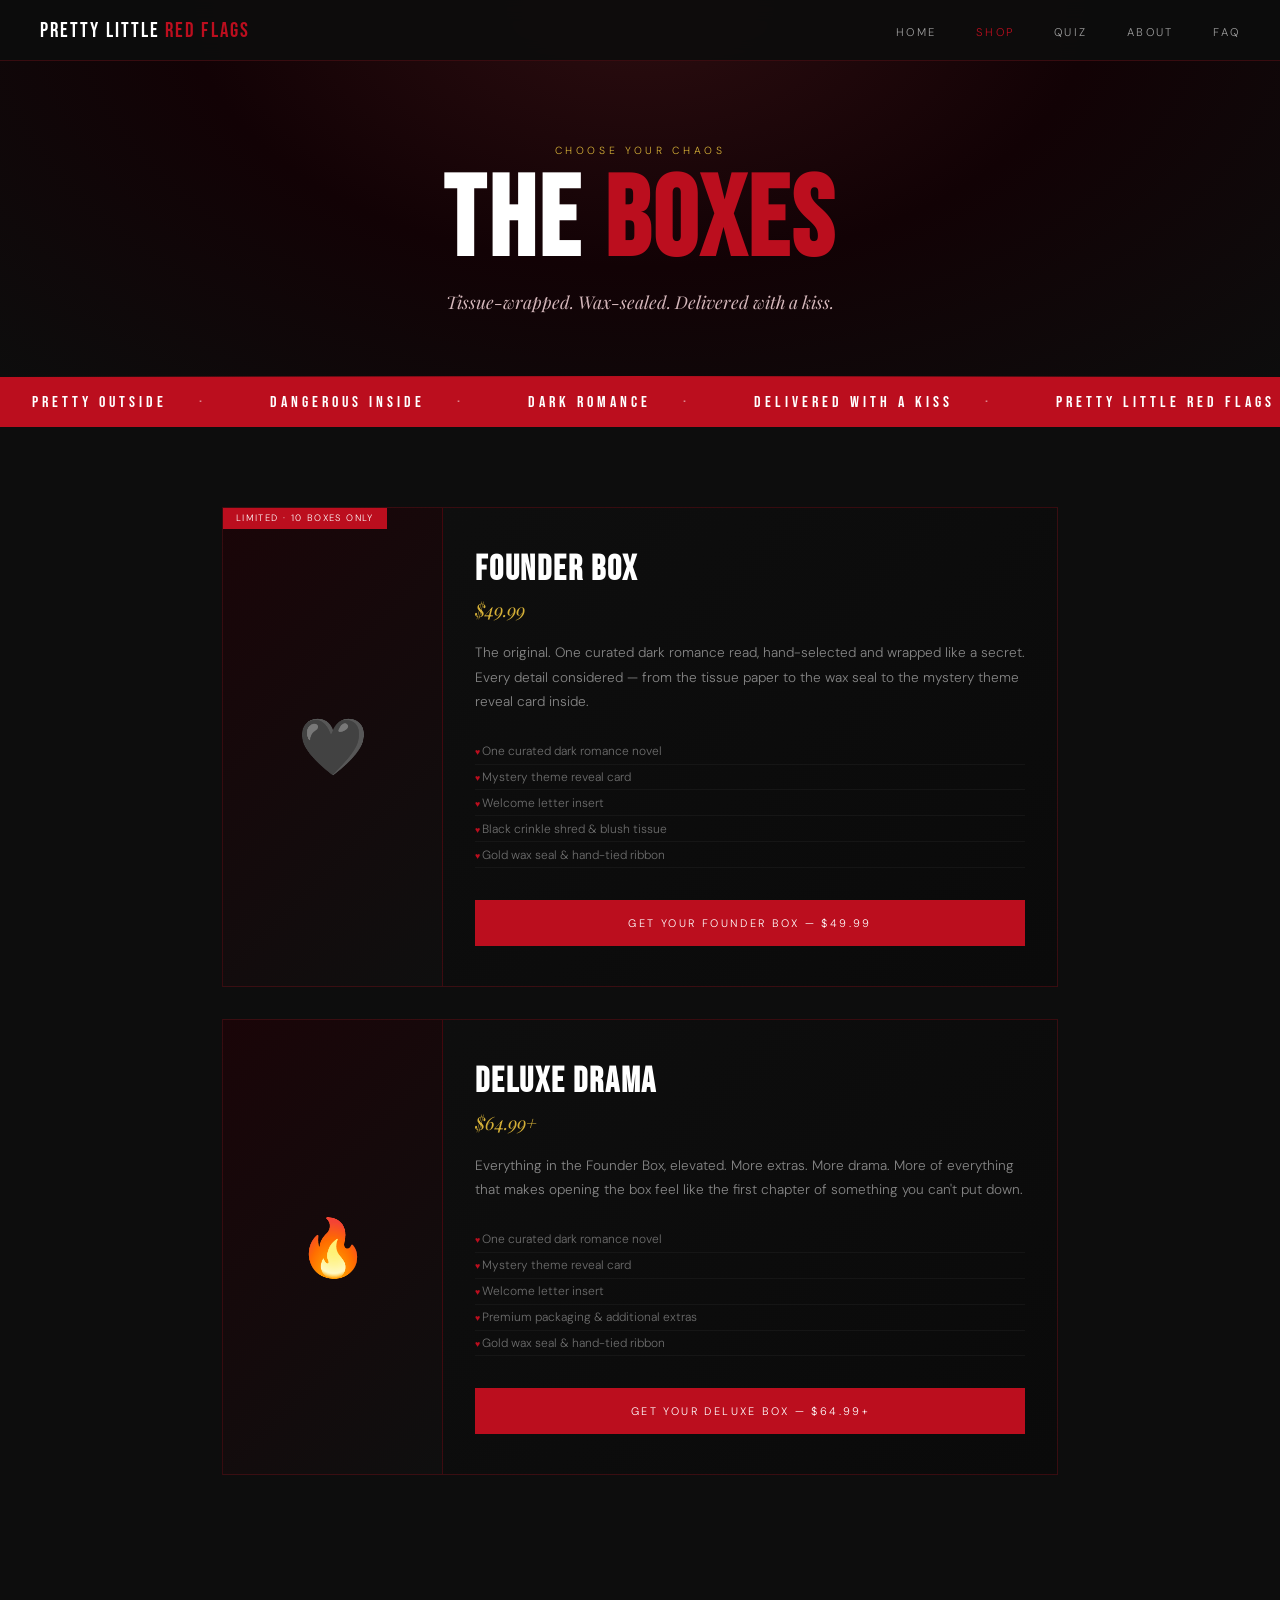
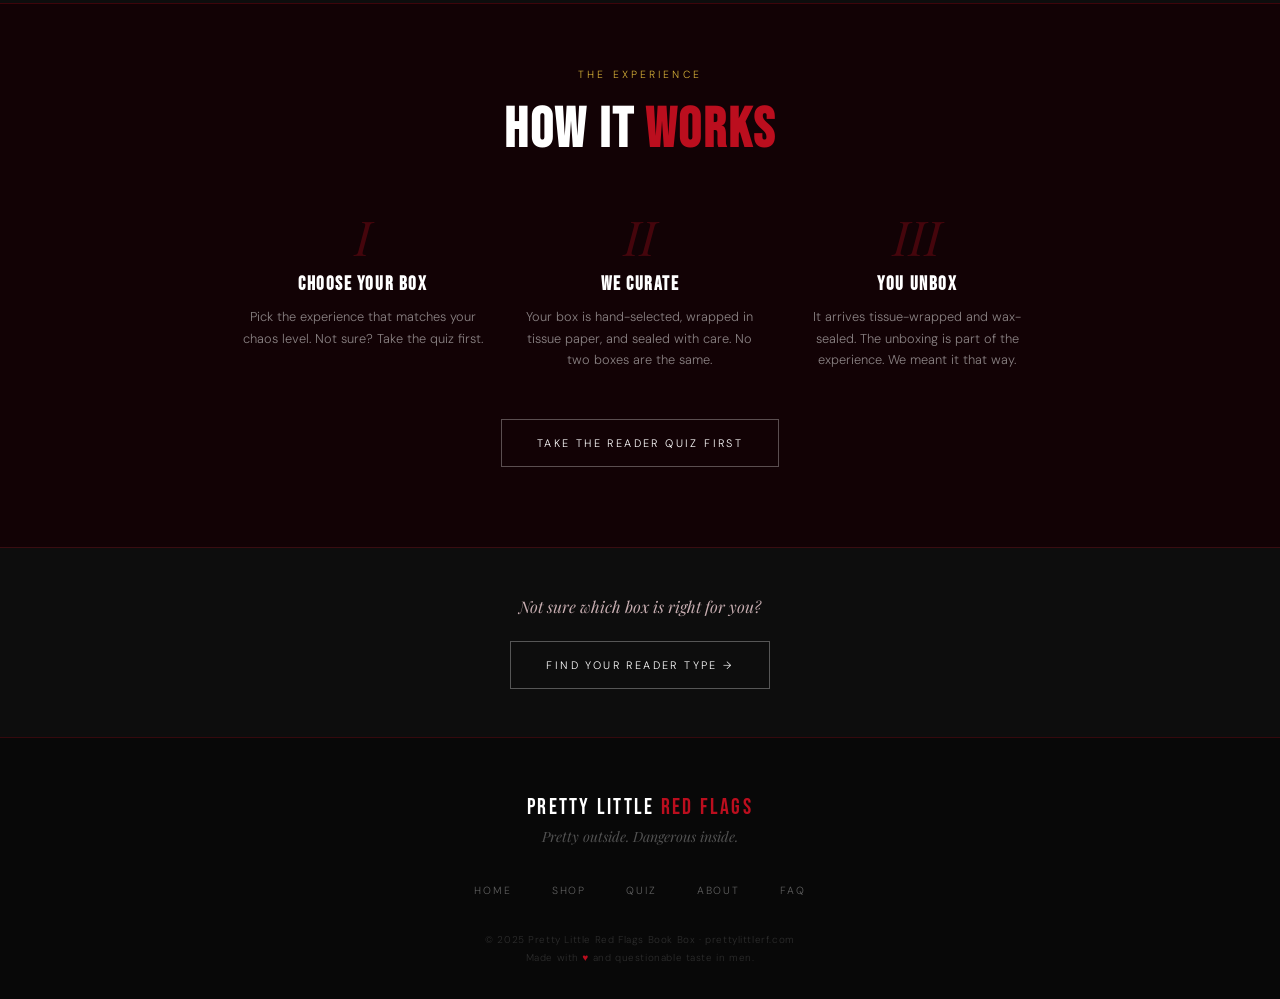
<file: shop.html>
<!DOCTYPE html>
<html lang="en">
<head>
<meta charset="UTF-8"/>
<meta name="viewport" content="width=device-width,initial-scale=1.0"/>
<title>Shop | Pretty Little Red Flags Book Box</title>
<link href="https://fonts.googleapis.com/css2?family=Bebas+Neue&family=Playfair+Display:ital,wght@0,400;0,700;1,400;1,700&family=DM+Sans:wght@300;400;500&display=swap" rel="stylesheet"/>
<style>
*,*::before,*::after{box-sizing:border-box;margin:0;padding:0;}
:root{--crimson:#BB0E1E;--crimson-dark:#8a0a15;--blush:#F6D6DA;--noir:#0D0D0D;--deep:#120205;--gold:#D4AF37;--white:#ffffff;--muted:rgba(255,255,255,0.5);--border:rgba(187,14,30,0.25);}
html{scroll-behavior:smooth;}
body{background:var(--noir);color:var(--white);font-family:'DM Sans',sans-serif;font-weight:300;-webkit-font-smoothing:antialiased;overflow-x:hidden;}
nav{position:fixed;top:0;left:0;right:0;z-index:500;background:rgba(13,13,13,0.95);backdrop-filter:blur(10px);border-bottom:1px solid var(--border);padding:1.1rem 2.5rem;display:flex;align-items:center;justify-content:space-between;}
.nav-logo{font-family:'Bebas Neue',sans-serif;font-size:1.3rem;letter-spacing:0.1em;color:var(--white);text-decoration:none;z-index:600;position:relative;}
.nav-logo span{color:var(--crimson);}
.nav-links{display:flex;gap:2.5rem;list-style:none;}
.nav-links a{color:rgba(255,255,255,0.6);text-decoration:none;font-size:0.7rem;letter-spacing:0.2em;text-transform:uppercase;transition:color 0.2s;}
.nav-links a:hover,.nav-links a.active{color:var(--crimson);}
.burger{display:none;flex-direction:column;gap:5px;cursor:pointer;background:none;border:none;padding:6px;z-index:600;position:relative;}
.burger span{display:block;width:24px;height:2px;background:var(--white);transition:all 0.3s ease;transform-origin:center;}
.burger.open span:nth-child(1){transform:translateY(7px) rotate(45deg);}
.burger.open span:nth-child(2){opacity:0;transform:scaleX(0);}
.burger.open span:nth-child(3){transform:translateY(-7px) rotate(-45deg);}
.mobile-nav{display:none;position:fixed;inset:0;background:rgba(13,13,13,0.98);flex-direction:column;align-items:center;justify-content:center;gap:2.5rem;z-index:400;}
.mobile-nav.open{display:flex;}
.mobile-nav a{color:rgba(255,255,255,0.8);text-decoration:none;font-family:'Bebas Neue',sans-serif;font-size:2.5rem;letter-spacing:0.1em;transition:color 0.2s;}
.mobile-nav a:hover,.mobile-nav a.active{color:var(--crimson);}

/* PAGE HERO */
.page-hero{padding:9rem 2rem 4rem;text-align:center;background:radial-gradient(ellipse at 50% 0%,rgba(187,14,30,0.18) 0%,var(--deep) 50%,var(--noir) 100%);position:relative;}
.page-hero::after{content:'';position:absolute;bottom:0;left:0;right:0;height:1px;background:linear-gradient(90deg,transparent,var(--crimson),transparent);}
.page-hero .eyebrow{font-size:0.65rem;letter-spacing:0.35em;text-transform:uppercase;color:var(--gold);margin-bottom:1rem;}
.page-hero h1{font-family:'Bebas Neue',sans-serif;font-size:clamp(3.5rem,10vw,7rem);line-height:0.9;letter-spacing:0.03em;}
.page-hero h1 span{color:var(--crimson);}
.page-hero .sub{font-family:'Playfair Display',serif;font-style:italic;color:var(--blush);font-size:1.1rem;margin-top:1rem;opacity:0.85;}

/* TICKER */
.ticker{background:var(--crimson);padding:0.9rem 0;overflow:hidden;white-space:nowrap;}
.ticker-inner{display:inline-flex;animation:ticker 20s linear infinite;}
.ticker-item{font-family:'Bebas Neue',sans-serif;font-size:1rem;letter-spacing:0.25em;color:var(--white);padding:0 2rem;}
.ticker-item span{color:rgba(255,255,255,0.5);margin-left:2rem;}
@keyframes ticker{0%{transform:translateX(0);}100%{transform:translateX(-50%);}}

/* PRODUCTS */
.products{padding:5rem 2rem 6rem;max-width:900px;margin:0 auto;}
.product{border:1px solid var(--border);margin-bottom:2rem;display:grid;grid-template-columns:220px 1fr;transition:border-color 0.3s,box-shadow 0.3s;position:relative;background:linear-gradient(135deg,#0f0f0f,#0a0a0a);}
.product:hover{border-color:var(--crimson);box-shadow:0 0 40px rgba(187,14,30,0.1);}
.product-badge{position:absolute;top:0;left:0;background:var(--crimson);color:var(--white);font-size:0.58rem;letter-spacing:0.15em;text-transform:uppercase;padding:0.3rem 0.8rem;}
.product-visual{background:linear-gradient(135deg,#1a0508,#0f0f0f);display:flex;align-items:center;justify-content:center;border-right:1px solid var(--border);}
.product-icon{font-size:3.5rem;}
.product-body{padding:2.5rem 2rem;}
.product-body h2{font-family:'Bebas Neue',sans-serif;font-size:2.2rem;letter-spacing:0.05em;margin-bottom:0.4rem;}
.product-price{font-family:'Playfair Display',serif;font-style:italic;font-size:1.15rem;color:var(--gold);margin-bottom:1.2rem;}
.product-body p{font-size:0.85rem;color:var(--muted);line-height:1.8;margin-bottom:1.5rem;}
.product-includes{list-style:none;margin-bottom:2rem;}
.product-includes li{font-size:0.75rem;color:rgba(255,255,255,0.4);padding:0.28rem 0;border-bottom:1px solid rgba(255,255,255,0.04);}
.product-includes li::before{content:'♥  ';color:var(--crimson);font-size:0.55rem;}
.btn-fill{display:inline-block;background:var(--crimson);color:var(--white);text-decoration:none;font-size:0.68rem;letter-spacing:0.22em;text-transform:uppercase;padding:1rem 2.2rem;transition:background 0.2s,transform 0.15s;}
.btn-fill:hover{background:var(--crimson-dark);transform:translateY(-2px);}
.btn-outline{display:inline-block;border:1px solid rgba(255,255,255,0.3);color:var(--white);text-decoration:none;font-size:0.68rem;letter-spacing:0.22em;text-transform:uppercase;padding:1rem 2.2rem;transition:all 0.2s;}
.btn-outline:hover{border-color:var(--crimson);color:var(--crimson);}

/* HOW IT WORKS */
.how{padding:4rem 2rem 5rem;background:var(--deep);text-align:center;border-top:1px solid var(--border);}
.how .eyebrow{font-size:0.65rem;letter-spacing:0.3em;text-transform:uppercase;color:var(--gold);margin-bottom:1rem;}
.how h2{font-family:'Bebas Neue',sans-serif;font-size:clamp(2rem,5vw,3.5rem);letter-spacing:0.04em;margin-bottom:3rem;}
.how h2 span{color:var(--crimson);}
.steps{display:grid;grid-template-columns:repeat(auto-fit,minmax(200px,1fr));gap:2rem;max-width:800px;margin:0 auto 3rem;}
.step{text-align:center;}
.step-num{font-family:'Playfair Display',serif;font-style:italic;font-size:3rem;color:var(--crimson);opacity:0.3;line-height:1;margin-bottom:0.8rem;}
.step h3{font-family:'Bebas Neue',sans-serif;font-size:1.2rem;letter-spacing:0.08em;margin-bottom:0.6rem;}
.step p{font-size:0.8rem;color:var(--muted);line-height:1.7;}

/* QUIZ NUDGE */
.quiz-nudge{padding:3rem 2rem;text-align:center;border-top:1px solid var(--border);}
.quiz-nudge p{font-family:'Playfair Display',serif;font-style:italic;color:var(--blush);font-size:1rem;margin-bottom:1.5rem;opacity:0.8;}

/* FOOTER */
footer{background:#080808;border-top:1px solid var(--border);padding:3.5rem 2rem 2rem;text-align:center;}
.footer-logo{font-family:'Bebas Neue',sans-serif;font-size:1.4rem;letter-spacing:0.1em;margin-bottom:0.4rem;}
.footer-logo span{color:var(--crimson);}
.footer-tagline{font-family:'Playfair Display',serif;font-style:italic;font-size:0.88rem;color:rgba(255,255,255,0.3);margin-bottom:2rem;}
.footer-links{display:flex;justify-content:center;gap:2.5rem;list-style:none;flex-wrap:wrap;margin-bottom:2rem;}
.footer-links a{color:rgba(255,255,255,0.35);text-decoration:none;font-size:0.65rem;letter-spacing:0.18em;text-transform:uppercase;transition:color 0.2s;}
.footer-links a:hover{color:var(--crimson);}
.footer-copy{font-size:0.62rem;color:rgba(255,255,255,0.15);letter-spacing:0.06em;line-height:1.8;}
.footer-copy .heart{color:var(--crimson);}

@media(max-width:768px){
  nav{padding:1rem 1.25rem;}
  .burger{display:flex;}
  .nav-links{display:none;}
  .page-hero{padding:7rem 1.25rem 3rem;}
  .products{padding:3rem 1.25rem 4rem;}
  .product{grid-template-columns:1fr;}
  .product-visual{display:none;}
  .product-body{padding:2rem 1.5rem;}
  .how{padding:3rem 1.25rem 4rem;}
  .quiz-nudge{padding:2.5rem 1.25rem;}
  .btn-fill{display:block;text-align:center;}
}
</style>
</head>
<body>

<nav>
  <a href="index.html" class="nav-logo">Pretty Little <span>Red Flags</span></a>
  <button class="burger" id="burger" aria-label="Menu">
    <span></span><span></span><span></span>
  </button>
  <ul class="nav-links">
    <li><a href="index.html">Home</a></li>
    <li><a href="shop.html" class="active">Shop</a></li>
    <li><a href="quiz.html">Quiz</a></li>
    <li><a href="about.html">About</a></li>
    <li><a href="faq.html">FAQ</a></li>
  </ul>
</nav>
<div class="mobile-nav" id="mobileNav">
  <a href="index.html">Home</a>
  <a href="shop.html" class="active">Shop</a>
  <a href="quiz.html">Quiz</a>
  <a href="about.html">About</a>
  <a href="faq.html">FAQ</a>
</div>

<section class="page-hero">
  <p class="eyebrow">Choose Your Chaos</p>
  <h1>The <span>Boxes</span></h1>
  <p class="sub">Tissue-wrapped. Wax-sealed. Delivered with a kiss.</p>
</section>

<div class="ticker">
  <div class="ticker-inner">
    <span class="ticker-item">PRETTY OUTSIDE<span>·</span></span>
    <span class="ticker-item">DANGEROUS INSIDE<span>·</span></span>
    <span class="ticker-item">DARK ROMANCE<span>·</span></span>
    <span class="ticker-item">DELIVERED WITH A KISS<span>·</span></span>
    <span class="ticker-item">PRETTY LITTLE RED FLAGS<span>·</span></span>
    <span class="ticker-item">PRETTY OUTSIDE<span>·</span></span>
    <span class="ticker-item">DANGEROUS INSIDE<span>·</span></span>
    <span class="ticker-item">DARK ROMANCE<span>·</span></span>
    <span class="ticker-item">DELIVERED WITH A KISS<span>·</span></span>
    <span class="ticker-item">PRETTY LITTLE RED FLAGS<span>·</span></span>
  </div>
</div>

<section class="products">
  <div class="product">
    <div class="product-badge">Limited · 10 Boxes Only</div>
    <div class="product-visual"><div class="product-icon">🖤</div></div>
    <div class="product-body">
      <h2>Founder Box</h2>
      <div class="product-price">$49.99</div>
      <p>The original. One curated dark romance read, hand-selected and wrapped like a secret. Every detail considered — from the tissue paper to the wax seal to the mystery theme reveal card inside.</p>
      <ul class="product-includes">
        <li>One curated dark romance novel</li>
        <li>Mystery theme reveal card</li>
        <li>Welcome letter insert</li>
        <li>Black crinkle shred & blush tissue</li>
        <li>Gold wax seal & hand-tied ribbon</li>
      </ul>
      <a href="https://buy.stripe.com/4gM8wQe2Zeoc4tBgBm0gw03" class="btn-fill" target="_blank" style="display:block;text-align:center;">Get Your Founder Box — $49.99</a>
    </div>
  </div>

  <div class="product">
    <div class="product-visual"><div class="product-icon">🔥</div></div>
    <div class="product-body">
      <h2>Deluxe Drama</h2>
      <div class="product-price">$64.99+</div>
      <p>Everything in the Founder Box, elevated. More extras. More drama. More of everything that makes opening the box feel like the first chapter of something you can't put down.</p>
      <ul class="product-includes">
        <li>One curated dark romance novel</li>
        <li>Mystery theme reveal card</li>
        <li>Welcome letter insert</li>
        <li>Premium packaging & additional extras</li>
        <li>Gold wax seal & hand-tied ribbon</li>
      </ul>
      <a href="https://buy.stripe.com/6oU5kE6Axbc01hp1Gs0gw02" class="btn-fill" target="_blank" style="display:block;text-align:center;">Get Your Deluxe Box — $64.99+</a>
    </div>
  </div>
</section>

<section class="how">
  <p class="eyebrow">The Experience</p>
  <h2>How It <span>Works</span></h2>
  <div class="steps">
    <div class="step">
      <div class="step-num">I</div>
      <h3>Choose Your Box</h3>
      <p>Pick the experience that matches your chaos level. Not sure? Take the quiz first.</p>
    </div>
    <div class="step">
      <div class="step-num">II</div>
      <h3>We Curate</h3>
      <p>Your box is hand-selected, wrapped in tissue paper, and sealed with care. No two boxes are the same.</p>
    </div>
    <div class="step">
      <div class="step-num">III</div>
      <h3>You Unbox</h3>
      <p>It arrives tissue-wrapped and wax-sealed. The unboxing is part of the experience. We meant it that way.</p>
    </div>
  </div>
  <a href="quiz.html" class="btn-outline">Take the Reader Quiz First</a>
</section>

<div class="quiz-nudge">
  <p>Not sure which box is right for you?</p>
  <a href="quiz.html" class="btn-outline">Find Your Reader Type →</a>
</div>

<footer>
  <div class="footer-logo">Pretty Little <span>Red Flags</span></div>
  <p class="footer-tagline">Pretty outside. Dangerous inside.</p>
  <ul class="footer-links">
    <li><a href="index.html">Home</a></li>
    <li><a href="shop.html">Shop</a></li>
    <li><a href="quiz.html">Quiz</a></li>
    <li><a href="about.html">About</a></li>
    <li><a href="faq.html">FAQ</a></li>
  </ul>
  <p class="footer-copy">© 2025 Pretty Little Red Flags Book Box · prettylittlerf.com<br/>Made with <span class="heart">♥</span> and questionable taste in men.</p>
</footer>

<script>
const burger=document.getElementById('burger');
const mobileNav=document.getElementById('mobileNav');
burger.addEventListener('click',()=>{burger.classList.toggle('open');mobileNav.classList.toggle('open');document.body.style.overflow=mobileNav.classList.contains('open')?'hidden':'';});
mobileNav.querySelectorAll('a').forEach(a=>{a.addEventListener('click',()=>{burger.classList.remove('open');mobileNav.classList.remove('open');document.body.style.overflow='';});});
</script>
</body>
</html>
</file>
